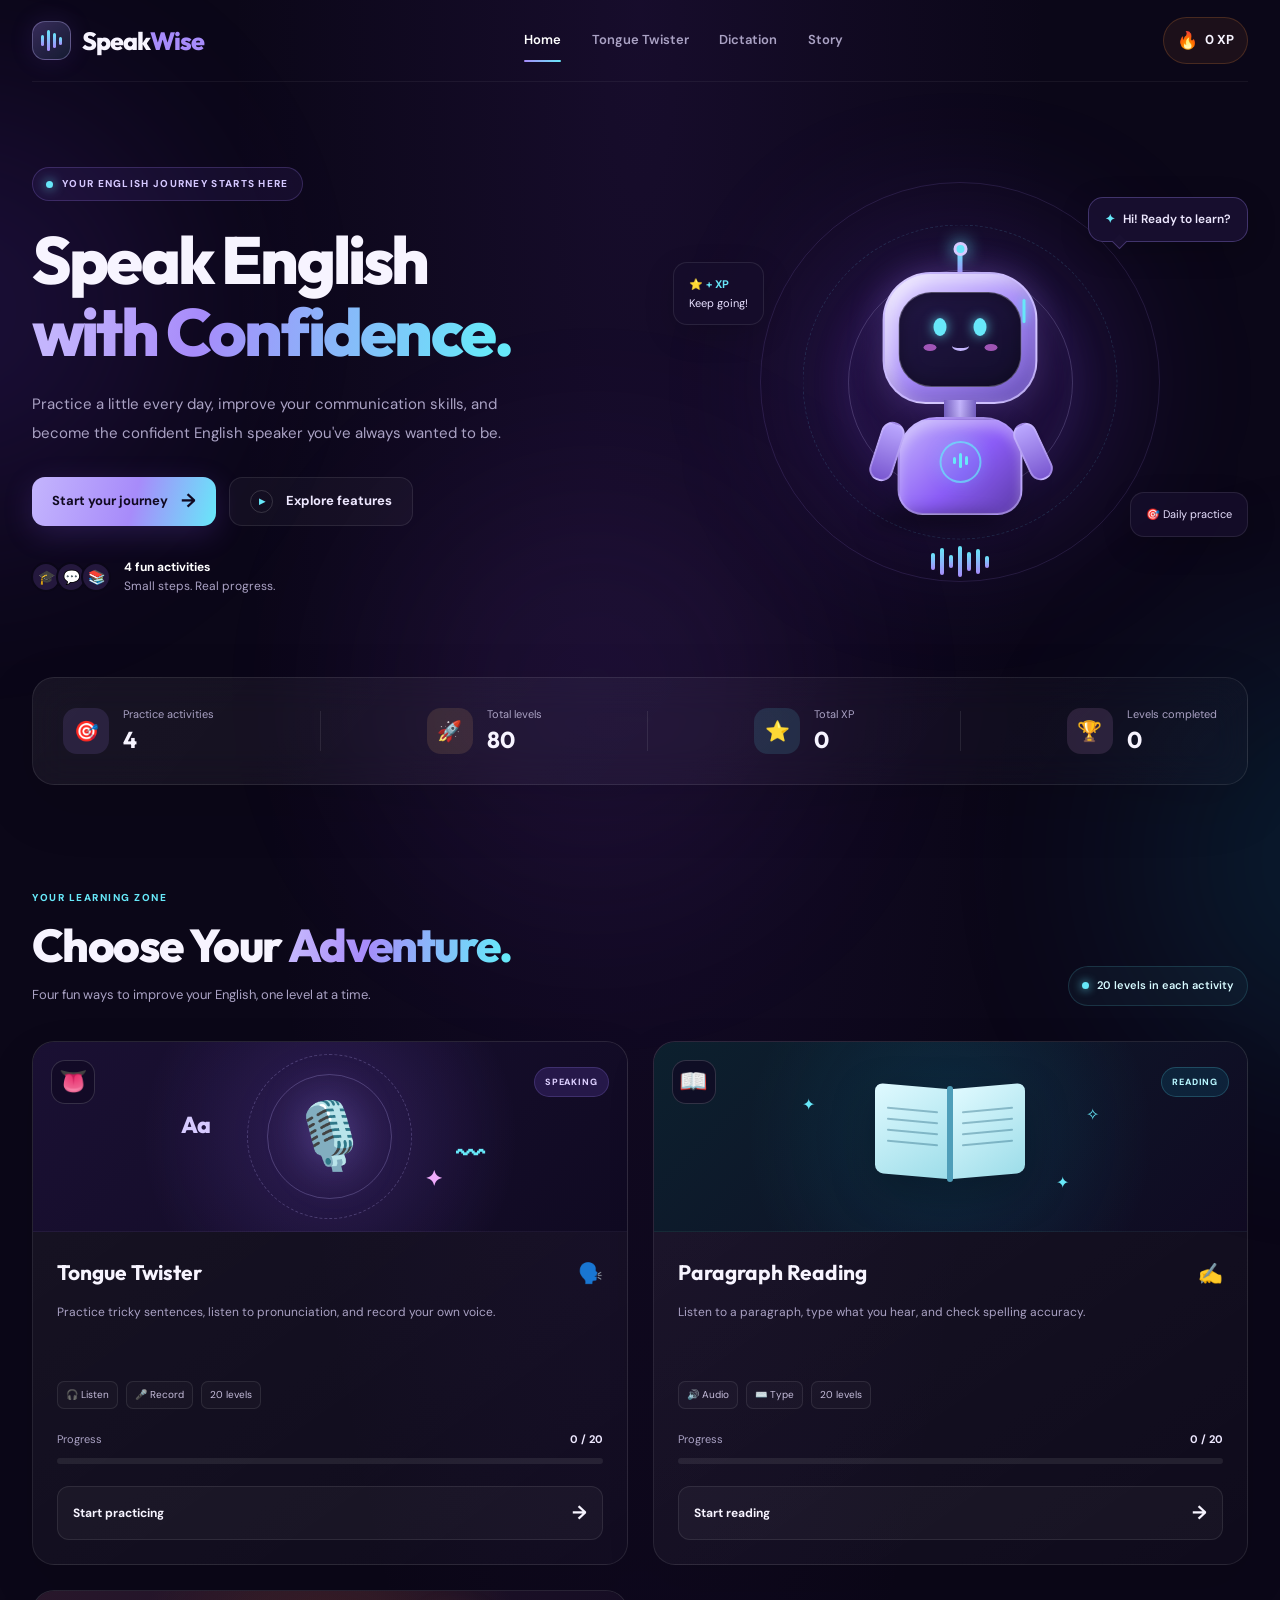
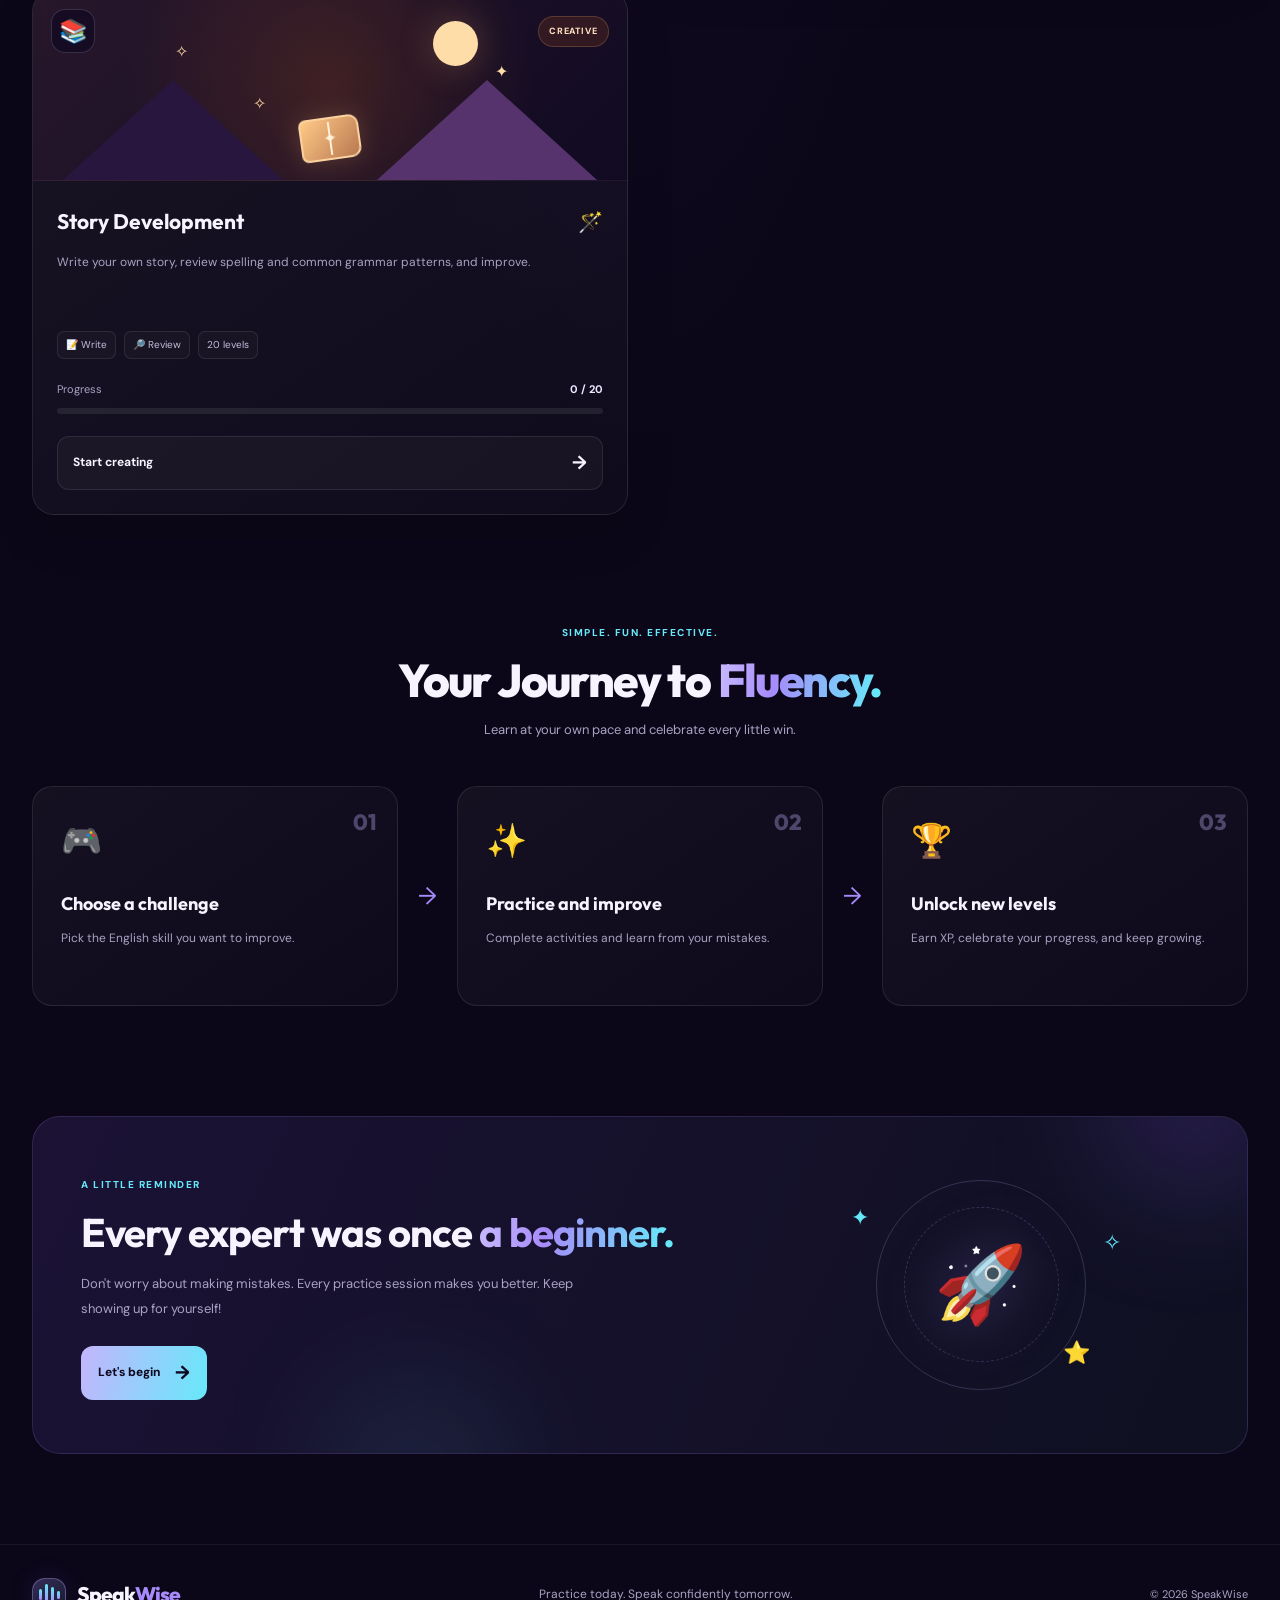
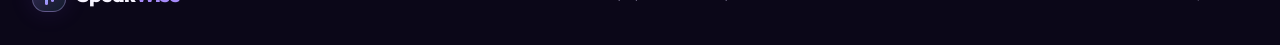
<file: index.html>
<!DOCTYPE html>
<html lang="en">
<head>
    <meta charset="UTF-8">
    <meta name="viewport" content="width=device-width, initial-scale=1.0">
    <meta name="theme-color" content="#0b0718">

    <meta name="description"
          content="Improve your English speaking, reading, conversation and storytelling skills with SpeakWise.">

    <title>SpeakWise | English Practice</title>

    <!-- Google Fonts -->
    <link rel="preconnect" href="https://fonts.googleapis.com">

    <link href="https://fonts.googleapis.com/css2?family=DM+Sans:wght@400;500;600;700&family=Outfit:wght@400;500;600;700;800&display=swap"
          rel="stylesheet">

    <!-- CSS -->
    <link rel="stylesheet" href="index.css">

    <!-- JavaScript -->
    <script src="index.js" defer></script>
</head>

<body>

    <!-- Background effects -->
    <div class="background-glow glow-one"></div>
    <div class="background-glow glow-two"></div>
    <div class="background-glow glow-three"></div>


    <!-- ================= NAVIGATION ================= -->

    <header class="navbar">

        <a class="brand" href="index.html" aria-label="SpeakWise home">

            <span class="brand-icon">
                <i></i>
                <i></i>
                <i></i>
                <i></i>
            </span>

            <span class="brand-name">
                Speak<span>Wise</span>
            </span>

        </a>


        <button class="menu-toggle"
                id="menuToggle"
                aria-label="Toggle navigation"
                aria-expanded="false">

            <span></span>
            <span></span>
            <span></span>

        </button>


        <nav class="nav-links" id="navLinks">

            <a class="nav-link active" href="index.html">Home</a>

            <a class="nav-link" href="tongue.html">
                Tongue Twister
            </a>

            <a class="nav-link" href="paragraph.html">
                Dictation
            </a>

            <a class="nav-link" href="story.html">
                Story
            </a>

        </nav>


        <div class="nav-right">

            <div class="streak-pill">

                <span class="streak-icon">🔥</span>

                <span id="navXp">0 XP</span>

            </div>

        </div>

    </header>



    <main>

        <!-- ================= HERO SECTION ================= -->

        <section class="hero section-container">

            <div class="hero-content">

                <div class="eyebrow">

                    <span class="eyebrow-dot"></span>

                    YOUR ENGLISH JOURNEY STARTS HERE

                </div>


                <h1>
                    Speak English
                    <br>
                    <span class="gradient-text">
                        with Confidence.
                    </span>
                </h1>


                <p class="hero-description">

                    Practice a little every day, improve your
                    communication skills, and become the confident
                    English speaker you've always wanted to be.

                </p>


                <div class="hero-actions">

                    <a href="#exercises" class="primary-button">

                        Start your journey

                        <span class="button-arrow">→</span>

                    </a>


                    <a href="#how-it-works" class="secondary-button">

                        <span class="play-icon">▶</span>

                        Explore features

                    </a>

                </div>


                <div class="hero-social-proof">

                    <div class="mini-avatars">

                        <span>🎓</span>
                        <span>💬</span>
                        <span>📚</span>

                    </div>


                    <p>

                        <strong>4 fun activities</strong>

                        <br>

                        Small steps. Real progress.

                    </p>

                </div>

            </div>



            <!-- Animated robot mascot -->

            <div class="hero-visual"
                 aria-label="SpeakWise robot mascot">

                <div class="orbit orbit-outer"></div>

                <div class="orbit orbit-inner"></div>


                <div class="speech-bubble">

                    <span class="bubble-sparkle">✦</span>

                    Hi! Ready to learn?

                    <span class="bubble-tail"></span>

                </div>


                <div class="mascot-glow"></div>


                <div class="mascot-container">

                    <div class="mascot-aura"></div>


                    <div class="mascot">

                        <div class="mascot-antenna">

                            <span></span>

                        </div>


                        <div class="mascot-head">

                            <div class="mascot-side-light"></div>


                            <div class="mascot-face">

                                <div class="mascot-eyes">

                                    <span class="mascot-eye"></span>

                                    <span class="mascot-eye"></span>

                                </div>


                                <div class="mascot-cheeks">

                                    <span></span>
                                    <span></span>

                                </div>


                                <div class="mascot-mouth"></div>

                            </div>

                        </div>


                        <div class="mascot-neck"></div>


                        <div class="mascot-body">

                            <div class="mascot-chest-light"></div>


                            <div class="mascot-chest-logo">

                                <span></span>
                                <span></span>
                                <span></span>

                            </div>

                        </div>


                        <div class="mascot-arm arm-left"></div>

                        <div class="mascot-arm arm-right"></div>

                        <div class="mascot-shadow"></div>

                    </div>

                </div>



                <div class="floating-chip chip-top">

                    ⭐ <strong>+ XP</strong>

                    <br>

                    Keep going!

                </div>


                <div class="floating-chip chip-bottom">

                    🎯 Daily practice

                </div>


                <div class="sound-wave">

                    <span></span>
                    <span></span>
                    <span></span>
                    <span></span>
                    <span></span>
                    <span></span>
                    <span></span>

                </div>

            </div>

        </section>




        <!-- ================= STATISTICS ================= -->

        <section class="stats-section section-container">

            <div class="stats-card">


                <div class="stat-item">

                    <div class="stat-icon stat-purple">🎯</div>

                    <div>

                        <div class="stat-label">
                            Practice activities
                        </div>

                        <h3>4</h3>

                    </div>

                </div>


                <div class="stat-divider"></div>



                <div class="stat-item">

                    <div class="stat-icon stat-orange">🚀</div>

                    <div>

                        <div class="stat-label">
                            Total levels
                        </div>

                        <h3>80</h3>

                    </div>

                </div>


                <div class="stat-divider"></div>



                <div class="stat-item">

                    <div class="stat-icon stat-cyan">⭐</div>

                    <div>

                        <div class="stat-label">
                            Total XP
                        </div>

                        <h3 id="totalXp">0</h3>

                    </div>

                </div>


                <div class="stat-divider"></div>



                <div class="stat-item">

                    <div class="stat-icon stat-pink">🏆</div>

                    <div>

                        <div class="stat-label">
                            Levels completed
                        </div>

                        <h3 id="completedLevels">0</h3>

                    </div>

                </div>


            </div>

        </section>




        <!-- ================= EXERCISES ================= -->

        <section class="exercises-section section-container"
                 id="exercises">


            <div class="section-heading">

                <div>

                    <div class="section-eyebrow">
                        YOUR LEARNING ZONE
                    </div>

                    <h2>

                        Choose Your

                        <span class="gradient-text">
                            Adventure.
                        </span>

                    </h2>

                    <p>
                        Four fun ways to improve your English,
                        one level at a time.
                    </p>

                </div>


                <div class="level-indicator">

                    <span class="level-indicator-dot"></span>

                    20 levels in each activity

                </div>

            </div>




            <div class="exercise-grid">


                <!-- Tongue Twister -->

                <article class="exercise-card">

                    <div class="card-top">

                        <div class="exercise-icon">👅</div>

                        <span class="difficulty-tag tag-purple">
                            SPEAKING
                        </span>

                    </div>


                    <div class="card-art tongue-art">

                        <span class="art-orb orb-one"></span>

                        <span class="art-orb orb-two"></span>

                        <div class="art-mic">🎙️</div>

                        <span class="art-sound sound-one">Aa</span>

                        <span class="art-sound sound-two">〰</span>

                        <span class="art-sound sound-three">✦</span>

                    </div>



                    <div class="card-content">

                        <div class="card-title-row">

                            <h3>Tongue Twister</h3>

                            <span class="card-emoji">🗣️</span>

                        </div>


                        <p>
                            Practice tricky sentences, listen to
                            pronunciation, and record your own voice.
                        </p>


                        <div class="card-meta">

                            <span>🎧 Listen</span>

                            <span>🎤 Record</span>

                            <span>20 levels</span>

                        </div>


                        <div class="card-progress">

                            <div class="progress-label">

                                <span>Progress</span>

                                <strong id="tongueCount">
                                    0 / 20
                                </strong>

                            </div>


                            <div class="progress-track">

                                <div class="progress-fill tongue-fill"
                                     id="tongueBar">
                                </div>

                            </div>

                        </div>


                        <a class="exercise-button tongue-button"
                           href="tongue.html">

                            Start practicing

                            <span>→</span>

                        </a>

                    </div>

                </article>




                <!-- Paragraph Reading -->

                <article class="exercise-card">

                    <div class="card-top">

                        <div class="exercise-icon">📖</div>

                        <span class="difficulty-tag tag-cyan">
                            READING
                        </span>

                    </div>


                    <div class="card-art reading-art">

                        <div class="reading-book">

                            <div class="book-page page-left">

                                <span></span>
                                <span></span>
                                <span></span>
                                <span></span>

                            </div>


                            <div class="book-page page-right">

                                <span></span>
                                <span></span>
                                <span></span>
                                <span></span>

                            </div>


                            <div class="book-spine"></div>

                        </div>


                        <span class="reading-star star-one">✦</span>

                        <span class="reading-star star-two">✧</span>

                        <span class="reading-star star-three">✦</span>

                    </div>



                    <div class="card-content">

                        <div class="card-title-row">

                            <h3>Paragraph Reading</h3>

                            <span class="card-emoji">✍️</span>

                        </div>


                        <p>
                            Listen to a paragraph, type what you hear,
                            and check spelling accuracy.
                        </p>


                        <div class="card-meta">

                            <span>🔊 Audio</span>

                            <span>⌨️ Type</span>

                            <span>20 levels</span>

                        </div>


                        <div class="card-progress">

                            <div class="progress-label">

                                <span>Progress</span>

                                <strong id="readingCount">
                                    0 / 20
                                </strong>

                            </div>


                            <div class="progress-track">

                                <div class="progress-fill reading-fill"
                                     id="readingBar">
                                </div>

                            </div>

                        </div>


                        <a class="exercise-button reading-button"
                           href="paragraph.html">

                            Start reading

                            <span>→</span>

                        </a>

                    </div>

                </article>

                <!-- Story Development -->

                <article class="exercise-card">

                    <div class="card-top">

                        <div class="exercise-icon">📚</div>

                        <span class="difficulty-tag tag-orange">
                            CREATIVE
                        </span>

                    </div>


                    <div class="card-art story-art">

                        <div class="story-moon"></div>

                        <div class="story-mountain mountain-back"></div>

                        <div class="story-mountain mountain-front"></div>

                        <div class="story-book">

                            <div class="story-book-page"></div>

                            <span>✦</span>

                        </div>


                        <span class="story-star story-star-one">✧</span>

                        <span class="story-star story-star-two">✦</span>

                        <span class="story-star story-star-three">✧</span>

                    </div>



                    <div class="card-content">

                        <div class="card-title-row">

                            <h3>Story Development</h3>

                            <span class="card-emoji">🪄</span>

                        </div>


                        <p>
                            Write your own story, review spelling and
                            common grammar patterns, and improve.
                        </p>


                        <div class="card-meta">

                            <span>📝 Write</span>

                            <span>🔎 Review</span>

                            <span>20 levels</span>

                        </div>


                        <div class="card-progress">

                            <div class="progress-label">

                                <span>Progress</span>

                                <strong id="storyCount">
                                    0 / 20
                                </strong>

                            </div>


                            <div class="progress-track">

                                <div class="progress-fill story-fill"
                                     id="storyBar">
                                </div>

                            </div>

                        </div>


                        <a class="exercise-button story-button"
                           href="story.html">

                            Start creating

                            <span>→</span>

                        </a>

                    </div>

                </article>


            </div>

        </section>




        <!-- ================= HOW IT WORKS ================= -->

        <section class="how-section section-container"
                 id="how-it-works">


            <div class="section-heading centered-heading">

                <div class="section-eyebrow">
                    SIMPLE. FUN. EFFECTIVE.
                </div>


                <h2>

                    Your Journey to

                    <span class="gradient-text">
                        Fluency.
                    </span>

                </h2>


                <p>
                    Learn at your own pace and celebrate every little win.
                </p>

            </div>



            <div class="steps-grid">


                <div class="step-card">

                    <span class="step-number">01</span>

                    <div class="step-icon">🎮</div>

                    <h3>Choose a challenge</h3>

                    <p>
                        Pick the English skill you want to improve.
                    </p>

                </div>


                <div class="step-connector">→</div>


                <div class="step-card">

                    <span class="step-number">02</span>

                    <div class="step-icon">✨</div>

                    <h3>Practice and improve</h3>

                    <p>
                        Complete activities and learn from your mistakes.
                    </p>

                </div>


                <div class="step-connector">→</div>


                <div class="step-card">

                    <span class="step-number">03</span>

                    <div class="step-icon">🏆</div>

                    <h3>Unlock new levels</h3>

                    <p>
                        Earn XP, celebrate your progress, and keep growing.
                    </p>

                </div>


            </div>

        </section>




        <!-- ================= MOTIVATION SECTION ================= -->

        <section class="motivation-section section-container">

            <div class="motivation-card">


                <div class="motivation-content">

                    <span class="motivation-label">
                        A LITTLE REMINDER
                    </span>


                    <h2>

                        Every expert was once

                        <span class="gradient-text">
                            a beginner.
                        </span>

                    </h2>


                    <p>
                        Don't worry about making mistakes. Every practice
                        session makes you better. Keep showing up for yourself!
                    </p>


                    <a href="#exercises" class="motivation-button">

                        Let's begin

                        <span>→</span>

                    </a>

                </div>



                <div class="motivation-visual">

                    <div class="circle-one motivation-circle"></div>

                    <div class="circle-two motivation-circle"></div>

                    <div class="motivation-trophy">🚀</div>

                    <span class="motivation-sparkle sparkle-one">✦</span>

                    <span class="motivation-sparkle sparkle-two">✧</span>

                    <span class="motivation-sparkle sparkle-three">⭐</span>

                </div>


                <div class="motivation-decoration decoration-one"></div>

                <div class="motivation-decoration decoration-two"></div>

            </div>

        </section>

    </main>




    <!-- ================= FOOTER ================= -->

    <footer class="footer">

        <div class="footer-inner">


            <a class="brand footer-brand" href="index.html">

                <span class="brand-icon">

                    <i></i>
                    <i></i>
                    <i></i>
                    <i></i>

                </span>


                <span class="brand-name">
                    Speak<span>Wise</span>
                </span>

            </a>



            <p>
                Practice today. Speak confidently tomorrow.
            </p>



            <span class="footer-copy">

                © <span id="currentYear"></span> SpeakWise

            </span>


        </div>

    </footer>



    <!-- Toast notification -->

    <div class="toast"
         id="toast"
         role="status"
         aria-live="polite">
    </div>


</body>
</html>
</file>
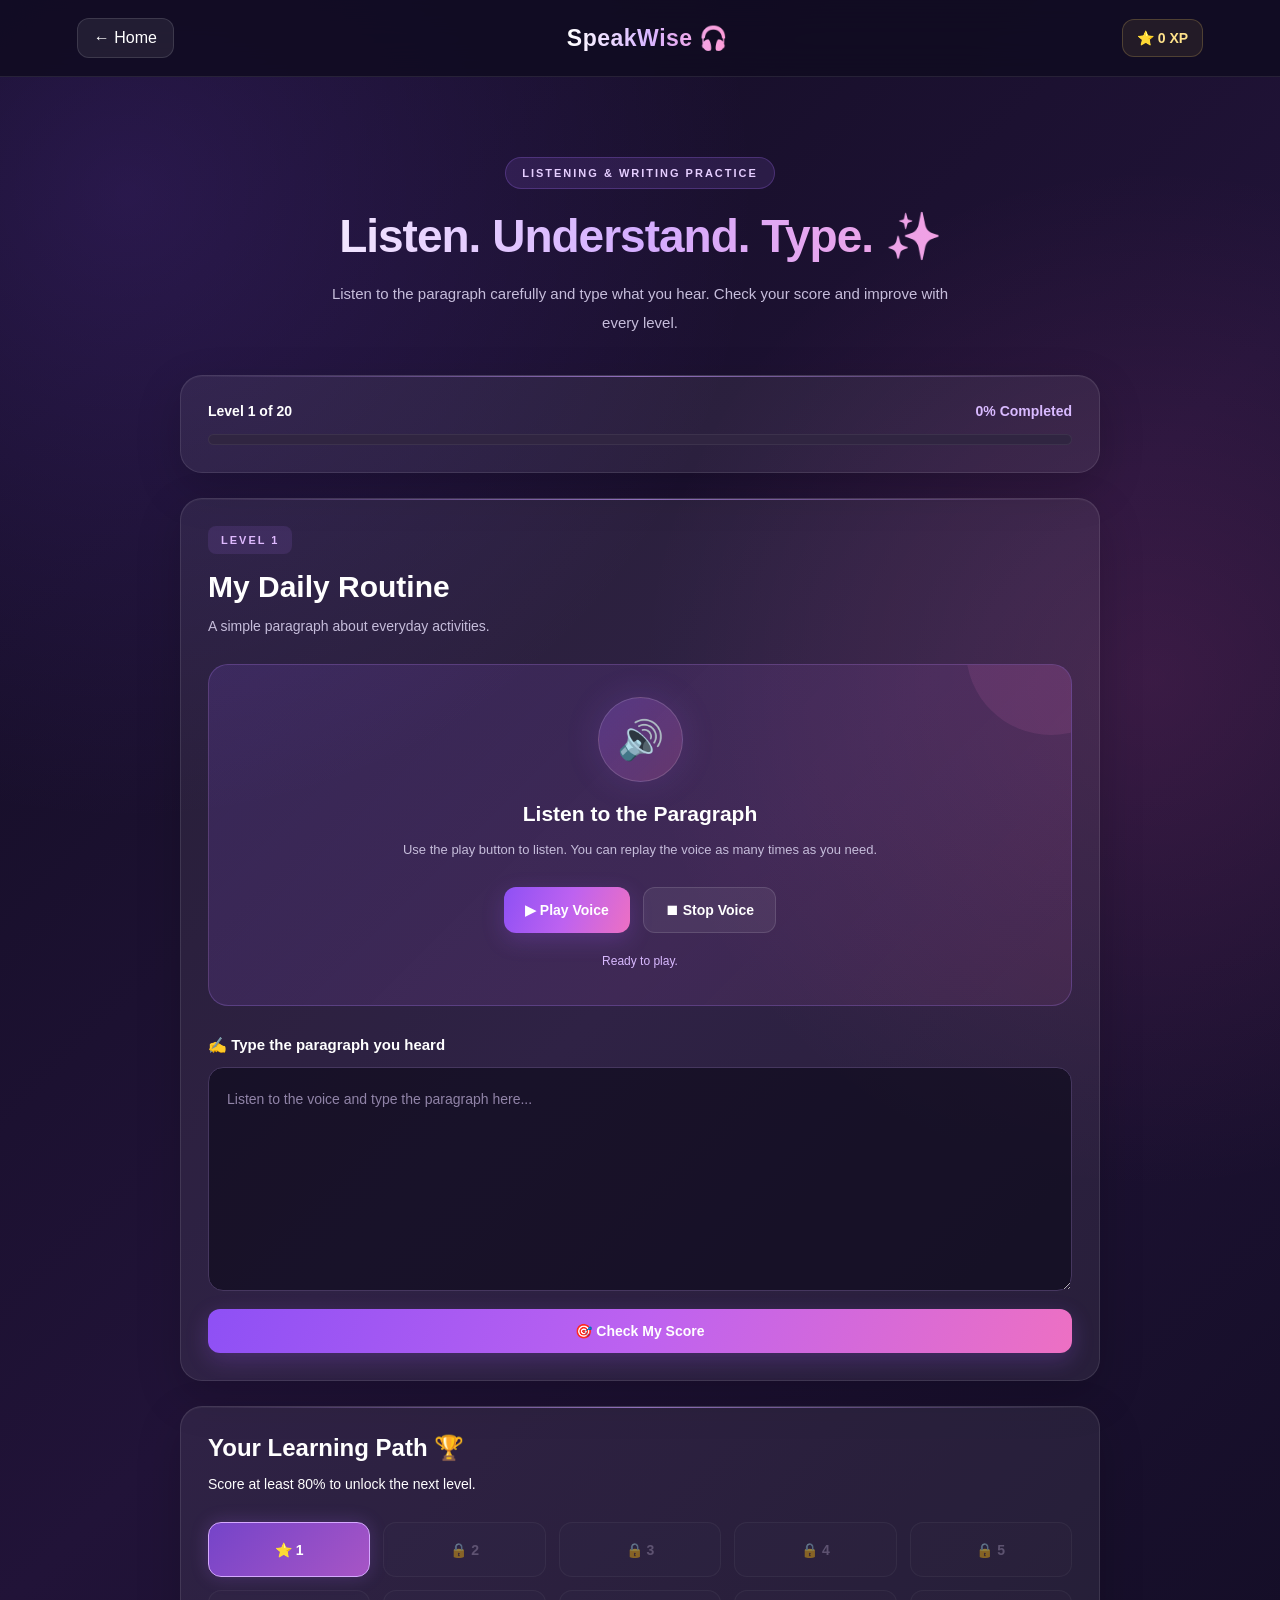
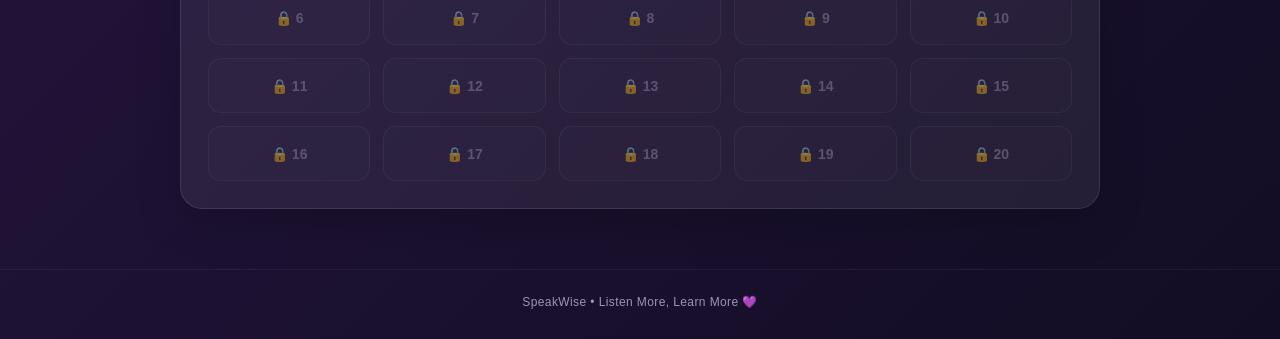
<file: paragraph.html>
<!DOCTYPE html>
<html lang="en">
<head>
    <meta charset="UTF-8">
    <meta name="viewport" content="width=device-width, initial-scale=1.0">

    <title>SpeakWise - Dictation</title>

    <link rel="stylesheet" href="paragraph.css">
    <script src="paragraph.js" defer></script>
</head>

<body>

<header class="topbar">
    <a href="index.html" class="back-btn">← Home</a>
    <h1>SpeakWise 🎧</h1>
    <span class="xp" id="xpDisplay">⭐ 0 XP</span>
</header>

<main class="container">

    <section class="hero">
        <span class="tag">LISTENING & WRITING PRACTICE</span>

        <h2>Listen. Understand. Type. ✨</h2>

        <p>
            Listen to the paragraph carefully and type what you hear.
            Check your score and improve with every level.
        </p>
    </section>

    <section class="progress-card">

        <div class="progress-info">
            <span id="levelLabel">Level 1 of 20</span>
            <span id="progressLabel">0% Completed</span>
        </div>

        <div class="progress-track">
            <div id="progressBar"></div>
        </div>

    </section>

    <section class="practice-card">

        <div class="challenge-header">
            <span id="levelTag">LEVEL 1</span>
            <h2 id="paragraphTitle">My Daily Routine</h2>
            <p id="paragraphDescription">
                Listen carefully and type the paragraph.
            </p>
        </div>

        <div class="audio-card">

            <div class="audio-icon">🔊</div>

            <h3>Listen to the Paragraph</h3>

            <p>
                Use the play button to listen.
                You can replay the voice as many times as you need.
            </p>

            <div class="audio-buttons">
                <button type="button" id="playButton" class="primary-btn">
                    ▶ Play Voice
                </button>

                <button type="button" id="stopButton" class="secondary-btn">
                    ⏹ Stop Voice
                </button>
            </div>

            <p id="voiceStatus" class="voice-status" aria-live="polite">
                Ready to play.
            </p>

        </div>

        <label for="userAnswer" class="answer-label">
            ✍️ Type the paragraph you heard
        </label>

        <textarea
            id="userAnswer"
            rows="7"
            placeholder="Listen to the voice and type the paragraph here..."
            spellcheck="false"
        ></textarea>

        <button type="button" id="checkButton" class="primary-btn check-btn">
            🎯 Check My Score
        </button>

        <section id="resultBox" class="result-box" hidden>

            <h2 id="scoreHeading">Your Result</h2>

            <div class="score-circle">
                <span id="scoreValue">0%</span>
                <small>Accuracy</small>
            </div>

            <p id="resultMessage"></p>

            <div class="stats">
                <div>
                    <strong id="correctCount">0</strong>
                    <span>Correct</span>
                </div>

                <div>
                    <strong id="wrongCount">0</strong>
                    <span>Missing / Wrong</span>
                </div>

                <div>
                    <strong id="extraCount">0</strong>
                    <span>Extra</span>
                </div>
            </div>

            <div class="review-card">
                <h3>Answer Review</h3>

                <p class="legend">
                    <span class="correct-legend">Green = Correct</span>
                    <span class="wrong-legend">Red = Wrong / Missing</span>
                </p>

                <div id="reviewText" class="review-text"></div>
            </div>

            <button type="button" id="nextButton" class="primary-btn" hidden>
                Next Level →
            </button>

            <button type="button" id="retryButton" class="secondary-btn">
                🔄 Try Again
            </button>

        </section>

    </section>

    <section class="levels-section">

        <h2>Your Learning Path 🏆</h2>

        <p>Score at least 80% to unlock the next level.</p>

        <div class="levels-grid" id="levelsGrid"></div>

    </section>

</main>

<footer>
    <p>SpeakWise • Listen More, Learn More 💜</p>
</footer>

</body>
</html>
</file>
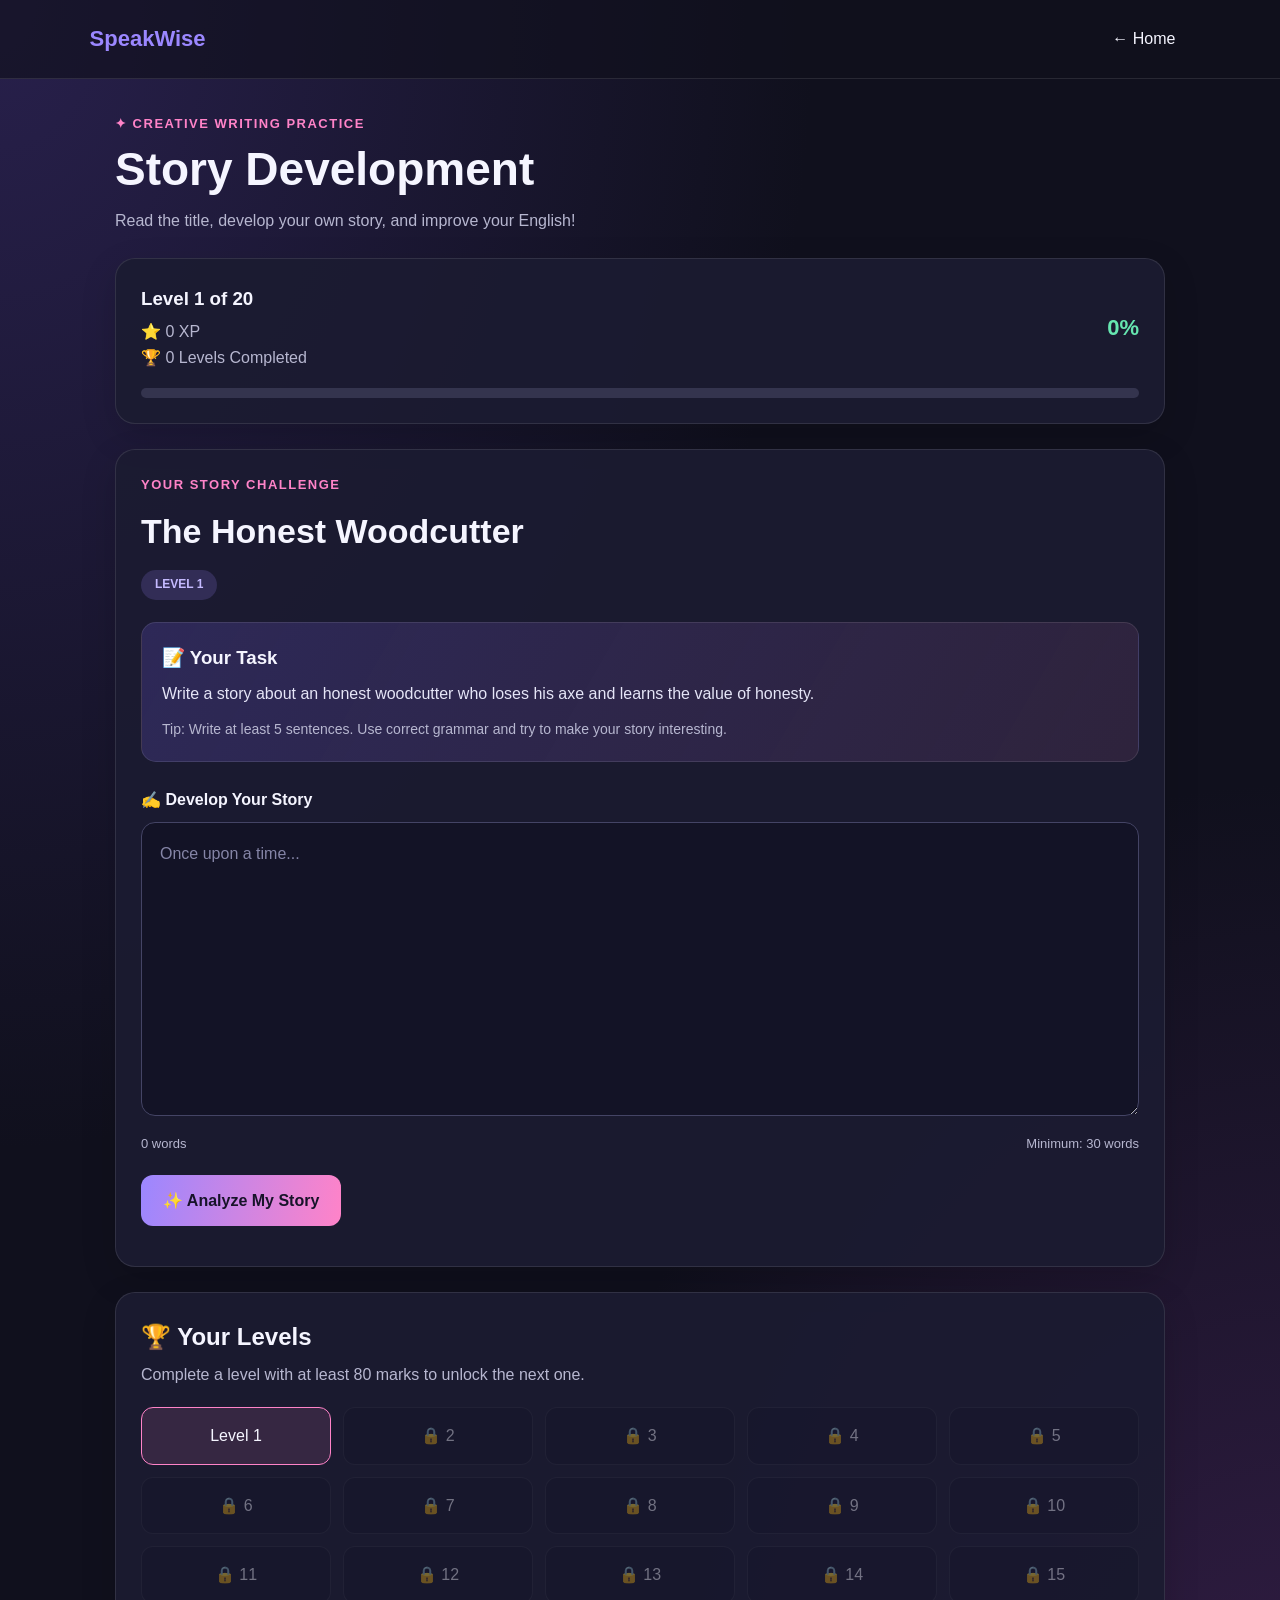
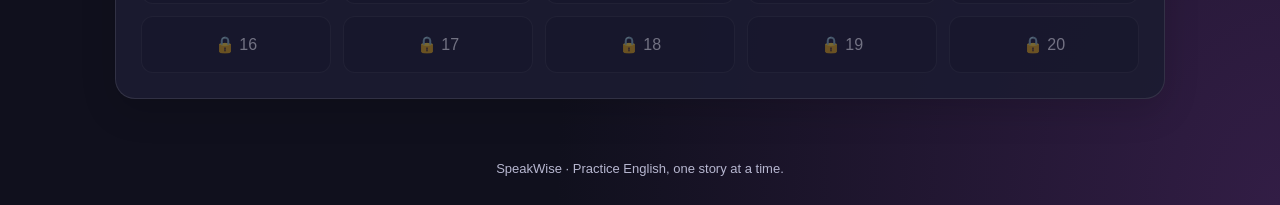
<file: story.html>
<!DOCTYPE html>
<html lang="en">
<head>
    <meta charset="UTF-8">
    <meta name="viewport" content="width=device-width, initial-scale=1.0">

    <title>SpeakWise - Story Development</title>

    <link rel="stylesheet" href="story.css">
    <script src="story.js" defer></script>
</head>

<body>

    <header class="topbar">
        <a href="index.html" class="logo">SpeakWise</a>
        <a href="index.html" class="home-link">← Home</a>
    </header>

    <main class="container">

        <section class="heading">
            <p class="eyebrow">✦ CREATIVE WRITING PRACTICE</p>

            <h1>Story Development</h1>

            <p class="subtitle">
                Read the title, develop your own story, and improve your English!
            </p>
        </section>

        <section class="progress-card">

            <div class="progress-info">
                <div>
                    <h3 id="levelText">Level 1 of 20</h3>
                    <p>⭐ <span id="xpText">0</span> XP</p>
                    <p>🏆 <span id="completedText">0</span> Levels Completed</p>
                </div>

                <div class="percentage" id="percentageText">0%</div>
            </div>

            <div class="progress-track">
                <div id="progressBar" class="progress-fill"></div>
            </div>

        </section>

        <section class="story-card">

            <p class="eyebrow">YOUR STORY CHALLENGE</p>

            <h2 id="storyTitle">The Honest Woodcutter</h2>

            <span class="level-badge" id="levelBadge">LEVEL 1</span>

            <div class="instructions">
                <h3>📝 Your Task</h3>

                <p id="storyTask">
                    Write a short story about an honest woodcutter.
                    Include a beginning, a problem, and an ending.
                </p>

                <p class="hint">
                    Tip: Write at least 5 sentences. Use correct grammar
                    and try to make your story interesting.
                </p>
            </div>

            <label for="storyInput" class="input-label">
                ✍️ Develop Your Story
            </label>

            <textarea
                id="storyInput"
                placeholder="Once upon a time..."
                rows="10"
                spellcheck="true"
            ></textarea>

            <div class="writing-info">
                <span id="wordCount">0 words</span>
                <span>Minimum: 30 words</span>
            </div>

            <button id="analyzeButton" class="primary-button">
                ✨ Analyze My Story
            </button>

            <p id="message" class="message" aria-live="polite"></p>

        </section>

        <section id="resultSection" class="result-card" hidden>

            <p class="eyebrow">YOUR PERFORMANCE</p>

            <h2>📊 Story Analysis Result</h2>

            <div class="score-circle">
                <span id="scoreText">0</span>
                <small>/100</small>
            </div>

            <h3 id="resultTitle">Keep Practicing!</h3>

            <p id="resultMessage"></p>

            <div class="stats-grid">

                <div class="stat-box">
                    <span>📝</span>
                    <h3 id="wordResult">0</h3>
                    <p>Words</p>
                </div>

                <div class="stat-box">
                    <span>❌</span>
                    <h3 id="grammarResult">0</h3>
                    <p>Grammar Flags</p>
                </div>

                <div class="stat-box">
                    <span>🔤</span>
                    <h3 id="spellingResult">0</h3>
                    <p>Spelling Flags</p>
                </div>

                <div class="stat-box">
                    <span>⭐</span>
                    <h3 id="xpResult">0</h3>
                    <p>XP Earned</p>
                </div>

            </div>

            <div class="feedback-section">
                <h3>🔎 Writing Feedback</h3>
                <div id="feedbackList"></div>
            </div>

            <div class="feedback-section">
                <h3>💡 Writing Tips</h3>
                <ul id="tipsList"></ul>
            </div>

            <button id="nextButton" class="primary-button" hidden>
                Next Level →
            </button>

            <button id="retryButton" class="secondary-button">
                Try Again
            </button>

        </section>

        <section class="levels-section">

            <h2>🏆 Your Levels</h2>

            <p>Complete a level with at least 80 marks to unlock the next one.</p>

            <div id="levelsGrid" class="levels-grid"></div>

        </section>

    </main>

    <footer>
        <p>SpeakWise · Practice English, one story at a time.</p>
    </footer>

</body>
</html>
</file>
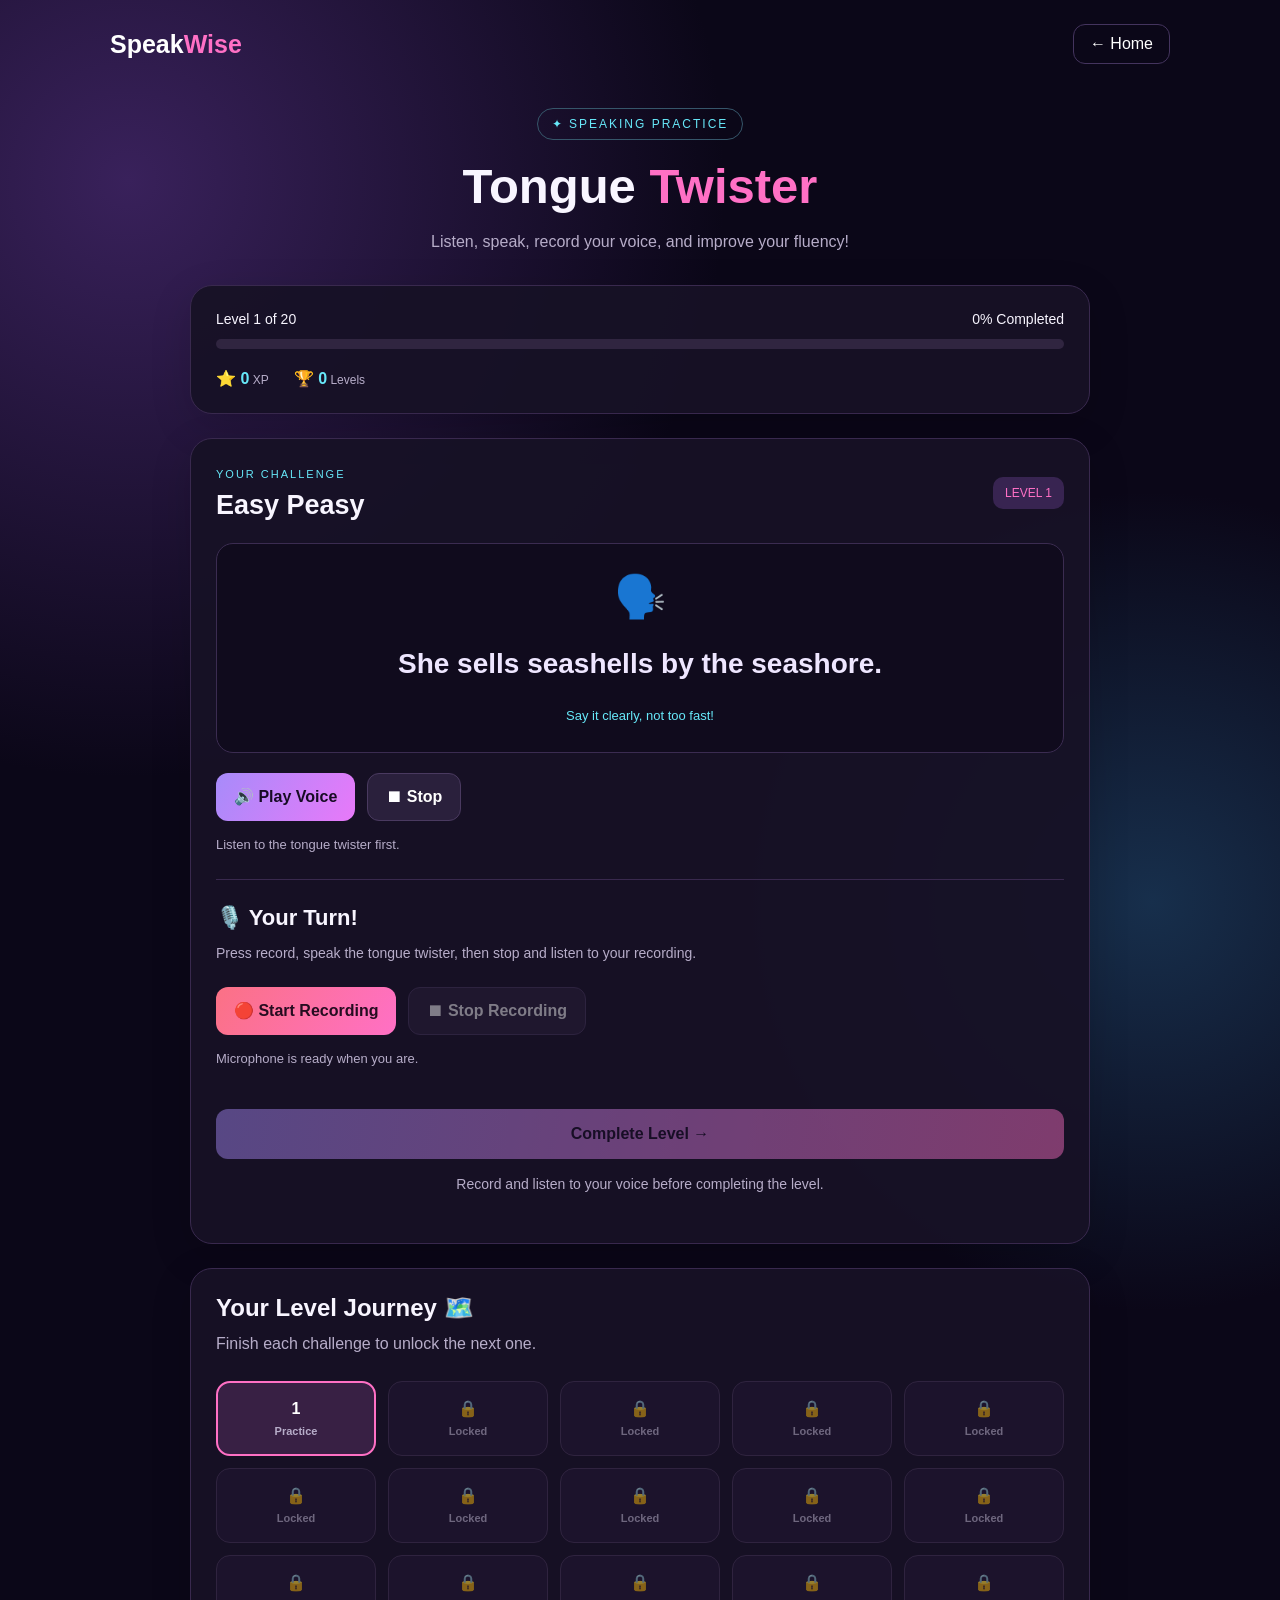
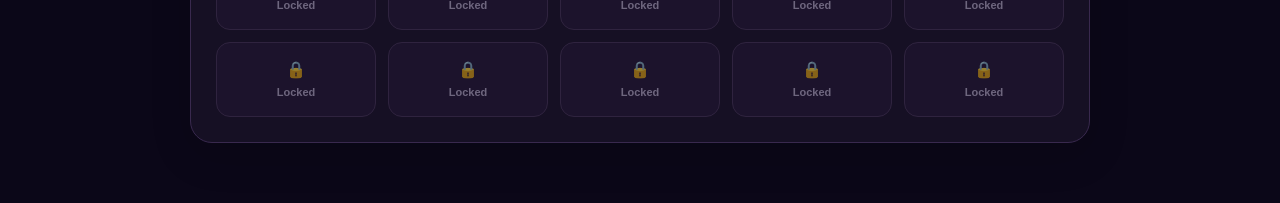
<file: tongue.html>
<!DOCTYPE html>
<html lang="en">
<head>
    <meta charset="UTF-8">
    <meta name="viewport" content="width=device-width, initial-scale=1.0">
    <title>SpeakWise - Tongue Twister</title>
    <link rel="stylesheet" href="tongue.css">
</head>
<body>

<header>
    <a href="index.html" class="logo">Speak<span>Wise</span></a>
    <a href="index.html" class="back-btn">← Home</a>
</header>

<main class="container">

    <section class="welcome">
        <div class="tag">✦ SPEAKING PRACTICE</div>
        <h1>Tongue <span>Twister</span></h1>
        <p>Listen, speak, record your voice, and improve your fluency!</p>
    </section>

    <section class="progress-card">
        <div class="progress-info">
            <span id="levelLabel">Level 1 of 20</span>
            <span id="progressLabel">0% Completed</span>
        </div>

        <div class="progress-track">
            <div id="progressBar"></div>
        </div>

        <div class="stats">
            <div>⭐ <b id="xpValue">0</b><small> XP</small></div>
            <div>🏆 <b id="completedValue">0</b><small> Levels</small></div>
        </div>
    </section>

    <section class="practice-card">

        <div class="level-heading">
            <div>
                <span class="small-label">YOUR CHALLENGE</span>
                <h2 id="challengeTitle">Easy Peasy</h2>
            </div>
            <span class="level-badge" id="levelBadge">LEVEL 1</span>
        </div>

        <div class="twister-box">
            <div class="mascot">🗣️</div>
            <p id="twisterText"></p>
            <span class="hint">Say it clearly, not too fast!</span>
        </div>

        <div class="audio-controls">
            <button id="playButton" class="primary-btn">
                🔊 Play Voice
            </button>

            <button id="stopButton" class="secondary-btn">
                ⏹ Stop
            </button>
        </div>

        <p id="audioStatus" class="status" aria-live="polite">
            Listen to the tongue twister first.
        </p>

        <div class="record-section">
            <h3>🎙️ Your Turn!</h3>
            <p>Press record, speak the tongue twister, then stop and listen to your recording.</p>

            <div class="record-controls">
                <button id="recordButton" class="record-btn">
                    🔴 Start Recording
                </button>

                <button id="stopRecordButton" class="secondary-btn" disabled>
                    ⏹ Stop Recording
                </button>
            </div>

            <div id="recordStatus" class="record-status" aria-live="polite">
                Microphone is ready when you are.
            </div>

            <audio id="recordedAudio" controls hidden></audio>

            <button id="completeButton" class="check-btn" disabled>
                Complete Level →
            </button>

            <p class="small-note">
                Record and listen to your voice before completing the level.
            </p>
        </div>

        <div id="resultBox" class="result-box" hidden>
            <h2 id="resultTitle">Level Completed! 🎉</h2>

            <div class="score-circle">
                <span id="scoreValue">100%</span>
                <small>Practice score</small>
            </div>

            <p id="resultMessage"></p>

            <div class="result-details">
                <div>
                    <b id="practiceStatus">✓</b>
                    <span>Voice recorded</span>
                </div>

                <div>
                    <b id="playStatus">✓</b>
                    <span>Recording played</span>
                </div>

                <div>
                    <b id="earnedXP">20</b>
                    <span>XP earned</span>
                </div>
            </div>

            <button id="nextButton" class="check-btn">
                Next Level →
            </button>

            <p id="unlockMessage" class="unlock-message"></p>
        </div>

    </section>

    <section class="level-section">
        <h2>Your Level Journey 🗺️</h2>
        <p>Finish each challenge to unlock the next one.</p>
        <div id="levelPath" class="level-path"></div>
    </section>

</main>

<div id="toast" class="toast" aria-live="polite"></div>

<script src="tongue.js"></script>
</body>
</html>
</file>
<file: index.css>
/* ==========================================
   SPEAKWISE - HOME PAGE CSS
========================================== */

:root {
    --bg: #0b0718;
    --bg-light: #120b25;

    --purple: #a78bfa;
    --violet: #8b5cf6;
    --cyan: #67e8f9;
    --pink: #f0abfc;
    --orange: #fdba74;

    --text: #f7f4ff;
    --muted: #aaa2c4;

    --border: rgba(255, 255, 255, 0.09);
    --surface: rgba(255, 255, 255, 0.045);

    --heading: "Outfit", sans-serif;
    --body: "DM Sans", sans-serif;

    --radius: 22px;
    --transition: 250ms ease;
}


/* RESET */

* {
    margin: 0;
    padding: 0;
    box-sizing: border-box;
}

html {
    scroll-behavior: smooth;
    scroll-padding-top: 90px;
}

body {
    min-height: 100vh;
    overflow-x: hidden;

    background:
        radial-gradient(
            ellipse at 50% 0%,
            rgba(92, 44, 157, 0.15),
            transparent 45%
        ),
        var(--bg);

    color: var(--text);
    font-family: var(--body);
    line-height: 1.6;
}

a {
    color: inherit;
    text-decoration: none;
}

button {
    font: inherit;
    color: inherit;
}

button,
a {
    -webkit-tap-highlight-color: transparent;
}

button:focus-visible,
a:focus-visible {
    outline: 2px solid var(--cyan);
    outline-offset: 4px;
}

::selection {
    color: white;
    background: #7046d8;
}


/* BACKGROUND GLOW */

.background-glow {
    position: fixed;
    z-index: -2;

    width: 420px;
    height: 420px;

    border-radius: 50%;
    filter: blur(110px);

    opacity: 0.15;
    pointer-events: none;
}

.glow-one {
    top: 100px;
    left: -250px;
    background: #7c3aed;
}

.glow-two {
    top: 650px;
    right: -280px;
    background: #0891b2;
}

.glow-three {
    bottom: 0;
    left: 30%;

    background: #a855f7;
    opacity: 0.08;
}


/* COMMON CONTAINERS */

.section-container {
    width: min(1220px, calc(100% - 64px));
    margin-inline: auto;
}

.gradient-text {
    color: transparent;

    background: linear-gradient(
        100deg,
        #c4b5fd 5%,
        #a78bfa 35%,
        #67e8f9 95%
    );

    background-clip: text;
    -webkit-background-clip: text;
}


/* ==========================================
   NAVIGATION BAR
========================================== */

.navbar {
    position: relative;
    z-index: 50;

    width: min(1220px, calc(100% - 64px));
    min-height: 82px;

    margin: 0 auto;

    display: flex;
    align-items: center;
    justify-content: space-between;

    gap: 24px;

    border-bottom: 1px solid rgba(255, 255, 255, 0.055);
}


/* BRAND */

.brand {
    display: inline-flex;
    align-items: center;
    gap: 11px;
    flex-shrink: 0;
}

.brand-icon {
    width: 39px;
    height: 39px;

    display: flex;
    align-items: center;
    justify-content: center;
    gap: 3px;

    border: 1px solid rgba(196, 181, 253, 0.35);
    border-radius: 13px;

    background: linear-gradient(
        145deg,
        rgba(167, 139, 250, 0.28),
        rgba(103, 232, 249, 0.09)
    );

    box-shadow: 0 0 25px rgba(139, 92, 246, 0.13);
}

.brand-icon i {
    width: 3px;

    border-radius: 8px;

    background: linear-gradient(
        to bottom,
        var(--cyan),
        var(--purple)
    );

    animation: brandWave 1s ease-in-out infinite alternate;
}

.brand-icon i:nth-child(1) {
    height: 11px;
}

.brand-icon i:nth-child(2) {
    height: 21px;
    animation-delay: 0.15s;
}

.brand-icon i:nth-child(3) {
    height: 15px;
    animation-delay: 0.3s;
}

.brand-icon i:nth-child(4) {
    height: 8px;
    animation-delay: 0.45s;
}

.brand-name {
    font-family: var(--heading);
    font-size: 25px;
    font-weight: 800;
    letter-spacing: -1px;
}

.brand-name span {
    color: var(--purple);
}


/* NAV LINKS */

.nav-links {
    display: flex;
    align-items: center;
    gap: clamp(12px, 2.4vw, 32px);
}

.nav-link {
    position: relative;

    padding: 8px 0;

    color: var(--muted);

    font-size: 13px;
    font-weight: 600;

    transition: color var(--transition);
}

.nav-link:hover,
.nav-link.active {
    color: white;
}

.nav-link.active::after {
    content: "";

    position: absolute;
    left: 0;
    right: 0;
    bottom: -3px;

    height: 2px;

    border-radius: 5px;

    background: linear-gradient(
        90deg,
        var(--purple),
        var(--cyan)
    );
}


/* XP PILL */

.nav-right {
    display: flex;
    align-items: center;
}

.streak-pill {
    display: flex;
    align-items: center;
    gap: 7px;

    padding: 9px 13px;

    border: 1px solid rgba(251, 146, 60, 0.2);
    border-radius: 30px;

    background: rgba(251, 146, 60, 0.07);

    font-size: 13px;
    font-weight: 700;
}

.streak-icon {
    font-size: 17px;
}


/* MOBILE MENU BUTTON */

.menu-toggle {
    display: none;

    width: 43px;
    height: 43px;

    align-items: center;
    justify-content: center;
    flex-direction: column;
    gap: 5px;

    background: var(--surface);

    border: 1px solid var(--border);
    border-radius: 13px;

    cursor: pointer;
}

.menu-toggle span {
    display: block;

    width: 19px;
    height: 2px;

    border-radius: 5px;
    background: white;

    transition: var(--transition);
}


/* ==========================================
   HERO SECTION
========================================== */

.hero {
    min-height: 590px;

    padding: 70px 0 60px;

    display: grid;
    grid-template-columns: 1.03fr 0.97fr;

    align-items: center;
    gap: 30px;
}

.hero-content {
    position: relative;
    z-index: 2;

    animation: fadeUp 700ms ease both;
}

.eyebrow {
    display: inline-flex;
    align-items: center;
    gap: 9px;

    padding: 8px 13px;
    margin-bottom: 23px;

    color: #d5c8ff;

    border: 1px solid rgba(167, 139, 250, 0.22);
    border-radius: 30px;

    background: rgba(139, 92, 246, 0.08);

    font-size: 10px;
    font-weight: 800;
    letter-spacing: 1.3px;
}

.eyebrow-dot {
    width: 7px;
    height: 7px;

    border-radius: 50%;

    background: var(--cyan);
    box-shadow: 0 0 12px var(--cyan);
}

.hero h1 {
    font-family: var(--heading);

    font-size: clamp(44px, 5.2vw, 72px);
    font-weight: 800;

    line-height: 1.08;
    letter-spacing: -2.8px;
}

.hero-description {
    max-width: 490px;

    margin-top: 22px;

    color: var(--muted);

    font-size: 15px;
    line-height: 1.9;
}


/* HERO BUTTONS */

.hero-actions {
    display: flex;
    flex-wrap: wrap;
    align-items: center;
    gap: 13px;

    margin-top: 30px;
}

.primary-button,
.secondary-button {
    min-height: 49px;
    padding: 0 20px;

    display: inline-flex;
    align-items: center;
    justify-content: center;
    gap: 13px;

    border-radius: 13px;

    font-size: 13px;
    font-weight: 700;

    transition:
        transform var(--transition),
        box-shadow var(--transition),
        background var(--transition);

    cursor: pointer;
}

.primary-button {
    color: #100920;

    background: linear-gradient(
        105deg,
        #c4b5fd,
        #a78bfa 55%,
        #67e8f9
    );

    box-shadow: 0 8px 30px rgba(139, 92, 246, 0.2);

    border: 0;
}

.primary-button:hover {
    transform: translateY(-3px);

    box-shadow: 0 12px 38px rgba(139, 92, 246, 0.35);
}

.button-arrow {
    font-size: 19px;
}

.secondary-button {
    color: #eee8ff;

    border: 1px solid var(--border);
    background: rgba(255, 255, 255, 0.035);
}

.secondary-button:hover {
    background: rgba(255, 255, 255, 0.075);
    transform: translateY(-3px);
}

.play-icon {
    width: 23px;
    height: 23px;

    display: grid;
    place-items: center;

    border: 1px solid rgba(255, 255, 255, 0.15);
    border-radius: 50%;

    color: var(--cyan);
    font-size: 8px;
}


/* HERO SOCIAL PROOF */

.hero-social-proof {
    display: flex;
    align-items: center;
    gap: 13px;

    margin-top: 32px;
}

.mini-avatars {
    display: flex;
    padding-left: 4px;
}

.mini-avatars span {
    width: 30px;
    height: 30px;

    display: grid;
    place-items: center;

    margin-left: -5px;

    border: 2px solid var(--bg);
    border-radius: 50%;

    background: #24183d;

    font-size: 14px;
}

.hero-social-proof p {
    color: var(--muted);
    font-size: 12px;
}

.hero-social-proof strong {
    color: white;
}


/* ==========================================
   ROBOT MASCOT
========================================== */

.hero-visual {
    position: relative;

    min-height: 440px;

    display: flex;
    align-items: center;
    justify-content: center;
}

.orbit {
    position: absolute;

    left: 50%;
    top: 50%;

    border: 1px solid rgba(167, 139, 250, 0.14);
    border-radius: 50%;

    transform: translate(-50%, -50%);
}

.orbit-outer {
    width: 400px;
    height: 400px;

    animation: orbitRotate 35s linear infinite;
}

.orbit-inner {
    width: 315px;
    height: 315px;

    border-style: dashed;
    border-color: rgba(103, 232, 249, 0.15);

    animation: orbitRotate 45s linear infinite reverse;
}

.mascot-glow {
    position: absolute;

    width: 280px;
    height: 280px;

    border-radius: 50%;

    background: rgba(124, 58, 237, 0.25);

    filter: blur(75px);
}

.mascot-container {
    position: relative;
    z-index: 2;

    width: 250px;
    height: 310px;

    display: flex;
    justify-content: center;
    align-items: center;

    animation: mascotFloat 4s ease-in-out infinite;
}

.mascot-aura {
    position: absolute;

    width: 225px;
    height: 225px;

    border: 1px solid rgba(196, 181, 253, 0.24);
    border-radius: 50%;

    box-shadow:
        0 0 40px rgba(139, 92, 246, 0.12),
        inset 0 0 30px rgba(139, 92, 246, 0.1);
}

.mascot {
    position: relative;

    width: 180px;
    height: 265px;
}


/* ANTENNA */

.mascot-antenna {
    position: absolute;

    left: 50%;
    top: 0;

    width: 5px;
    height: 25px;

    background: linear-gradient(var(--cyan), var(--purple));

    border-radius: 5px;

    transform: translateX(-50%);
}

.mascot-antenna span {
    position: absolute;

    top: -8px;
    left: 50%;

    width: 14px;
    height: 14px;

    border: 3px solid #d9ccff;
    border-radius: 50%;

    background: var(--cyan);
    box-shadow: 0 0 17px var(--cyan);

    transform: translateX(-50%);

    animation: antennaPulse 1.8s ease-in-out infinite;
}


/* ROBOT HEAD */

.mascot-head {
    position: absolute;

    top: 22px;
    left: 50%;

    width: 155px;
    height: 132px;

    transform: translateX(-50%);

    border: 2px solid rgba(214, 201, 255, 0.7);
    border-radius: 48px 48px 43px 43px;

    background: linear-gradient(
        145deg,
        #e5dcff,
        #a78bfa 55%,
        #7760c8
    );

    box-shadow:
        inset -8px -12px 18px rgba(65, 34, 137, 0.25),
        inset 7px 6px 15px rgba(255, 255, 255, 0.55),
        0 0 35px rgba(167, 139, 250, 0.23);
}

.mascot-face {
    position: absolute;

    inset: 18px 14px 15px;

    border: 1px solid rgba(255, 255, 255, 0.25);
    border-radius: 33px;

    background: linear-gradient(145deg, #211744, #130d2b);

    box-shadow: inset 0 0 18px rgba(0, 0, 0, 0.3);
}

.mascot-eyes {
    position: absolute;

    top: 25px;
    left: 0;
    right: 0;

    display: flex;
    justify-content: center;
    gap: 27px;
}

.mascot-eye {
    width: 13px;
    height: 18px;

    border-radius: 50%;

    background: var(--cyan);

    box-shadow: 0 0 12px rgba(103, 232, 249, 0.8);

    animation: blink 5s infinite;
}

.mascot-cheeks {
    position: absolute;

    top: 51px;
    left: 0;
    right: 0;

    display: flex;
    justify-content: center;
    gap: 48px;
}

.mascot-cheeks span {
    width: 13px;
    height: 7px;

    border-radius: 50%;

    background: #e879f9;
    opacity: 0.65;
}

.mascot-mouth {
    position: absolute;

    left: 50%;
    top: 48px;

    width: 17px;
    height: 10px;

    border-bottom: 3px solid #c4b5fd;
    border-radius: 0 0 50% 50%;

    transform: translateX(-50%);
}

.mascot-side-light {
    position: absolute;

    right: 10px;
    top: 25px;

    width: 3px;
    height: 24px;

    border-radius: 5px;

    background: var(--cyan);
    box-shadow: 0 0 9px var(--cyan);
}


/* ROBOT BODY */

.mascot-neck {
    position: absolute;

    top: 150px;
    left: 50%;

    width: 32px;
    height: 21px;

    background: linear-gradient(
        90deg,
        #7660c3,
        #c4b5fd,
        #7660c3
    );

    transform: translateX(-50%);
}

.mascot-body {
    position: absolute;

    left: 50%;
    bottom: 0;

    width: 125px;
    height: 98px;

    border: 2px solid rgba(214, 201, 255, 0.5);
    border-radius: 39px 39px 25px 25px;

    background: linear-gradient(
        135deg,
        #c4b5fd,
        #8b5cf6 55%,
        #5b3aa7
    );

    box-shadow:
        inset 0 8px 12px rgba(255, 255, 255, 0.3),
        0 10px 30px rgba(0, 0, 0, 0.2);

    transform: translateX(-50%);
}

.mascot-chest-light {
    position: absolute;

    left: 50%;
    top: 22px;

    width: 42px;
    height: 42px;

    border: 2px solid rgba(103, 232, 249, 0.7);
    border-radius: 50%;

    background: rgba(103, 232, 249, 0.1);

    box-shadow: 0 0 18px rgba(103, 232, 249, 0.2);

    transform: translateX(-50%);
}

.mascot-chest-logo {
    position: absolute;

    left: 50%;
    top: 34px;

    display: flex;
    align-items: center;
    gap: 3px;

    transform: translateX(-50%);
}

.mascot-chest-logo span {
    width: 3px;

    border-radius: 5px;
    background: var(--cyan);
}

.mascot-chest-logo span:nth-child(1) {
    height: 7px;
}

.mascot-chest-logo span:nth-child(2) {
    height: 15px;
}

.mascot-chest-logo span:nth-child(3) {
    height: 9px;
}


/* ROBOT ARMS */

.mascot-arm {
    position: absolute;

    top: 171px;

    width: 24px;
    height: 61px;

    border: 2px solid rgba(214, 201, 255, 0.4);
    border-radius: 16px;

    background: linear-gradient(#bba8ff, #7957d0);
}

.arm-left {
    left: 5px;
    transform: rotate(18deg);
}

.arm-right {
    right: 5px;
    transform: rotate(-25deg);
}

.mascot-shadow {
    position: absolute;

    bottom: -12px;

    width: 130px;
    height: 15px;

    border-radius: 50%;

    background: rgba(0, 0, 0, 0.3);

    filter: blur(8px);
}


/* ROBOT SPEECH BUBBLE */

.speech-bubble {
    position: absolute;

    top: 35px;
    right: 0;

    z-index: 5;

    padding: 12px 16px;

    border: 1px solid rgba(167, 139, 250, 0.3);
    border-radius: 15px;

    background: rgba(25, 16, 49, 0.9);

    color: #eee8ff;
    font-size: 12px;
    font-weight: 600;

    box-shadow: 0 8px 30px rgba(0, 0, 0, 0.2);

    animation: bubbleFloat 3s ease-in-out infinite;
}

.bubble-sparkle {
    color: var(--cyan);
    margin-right: 5px;
}

.bubble-tail {
    position: absolute;

    bottom: -6px;
    left: 25px;

    width: 11px;
    height: 11px;

    background: #191031;

    border-right: 1px solid rgba(167, 139, 250, 0.3);
    border-bottom: 1px solid rgba(167, 139, 250, 0.3);

    transform: rotate(45deg);
}


/* FLOATING CHIPS */

.floating-chip {
    position: absolute;
    z-index: 5;

    padding: 12px 15px;

    border: 1px solid var(--border);
    border-radius: 14px;

    background: rgba(22, 14, 43, 0.85);

    color: #e8e0ff;

    font-size: 11px;
    line-height: 1.7;

    box-shadow: 0 10px 30px rgba(0, 0, 0, 0.15);

    animation: chipFloat 3.5s ease-in-out infinite;
}

.floating-chip strong {
    color: var(--cyan);
}

.chip-top {
    top: 100px;
    left: 0;
}

.chip-bottom {
    right: 0;
    bottom: 65px;

    animation-delay: 0.7s;
}


/* SOUND WAVE */

.sound-wave {
    position: absolute;

    bottom: 25px;
    left: 50%;

    display: flex;
    align-items: center;
    gap: 5px;

    transform: translateX(-50%);
}

.sound-wave span {
    width: 4px;
    height: 17px;

    border-radius: 5px;

    background: linear-gradient(
        to bottom,
        var(--cyan),
        var(--purple)
    );

    animation: soundWave 0.8s ease-in-out infinite alternate;
}

.sound-wave span:nth-child(2) {
    height: 27px;
    animation-delay: 0.1s;
}

.sound-wave span:nth-child(3) {
    height: 13px;
    animation-delay: 0.2s;
}

.sound-wave span:nth-child(4) {
    height: 31px;
    animation-delay: 0.3s;
}

.sound-wave span:nth-child(5) {
    height: 19px;
    animation-delay: 0.4s;
}

.sound-wave span:nth-child(6) {
    height: 25px;
    animation-delay: 0.5s;
}

.sound-wave span:nth-child(7) {
    height: 12px;
    animation-delay: 0.6s;
}


/* ==========================================
   STATISTICS
========================================== */

.stats-section {
    margin-top: 5px;
    margin-bottom: 105px;
}

.stats-card {
    display: grid;
    grid-template-columns: repeat(7, auto);

    align-items: center;
    justify-content: space-between;

    gap: 15px;

    padding: 28px 30px;

    border: 1px solid var(--border);
    border-radius: 22px;

    background: linear-gradient(
        130deg,
        rgba(255, 255, 255, 0.055),
        rgba(255, 255, 255, 0.018)
    );

    backdrop-filter: blur(18px);

    box-shadow: 0 20px 60px rgba(0, 0, 0, 0.12);
}

.stat-item {
    display: flex;
    align-items: center;
    gap: 14px;
}

.stat-icon {
    width: 46px;
    height: 46px;

    display: grid;
    place-items: center;

    flex-shrink: 0;

    border-radius: 14px;

    font-size: 20px;
}

.stat-purple {
    background: rgba(167, 139, 250, 0.13);
}

.stat-orange {
    background: rgba(253, 186, 116, 0.12);
}

.stat-cyan {
    background: rgba(103, 232, 249, 0.12);
}

.stat-pink {
    background: rgba(240, 171, 252, 0.12);
}

.stat-label {
    color: var(--muted);
    font-size: 11px;
}

.stat-item h3 {
    font-family: var(--heading);
    font-size: 23px;
    line-height: 1.4;
}

.stat-divider {
    width: 1px;
    height: 40px;

    background: var(--border);
}


/* ==========================================
   SECTION HEADINGS
========================================== */

.section-heading {
    display: flex;
    align-items: flex-end;
    justify-content: space-between;
    gap: 25px;

    margin-bottom: 35px;
}

.section-eyebrow {
    margin-bottom: 12px;

    color: var(--cyan);

    font-size: 10px;
    font-weight: 800;
    letter-spacing: 1.5px;
}

.section-heading h2 {
    font-family: var(--heading);

    font-size: clamp(32px, 4vw, 46px);
    font-weight: 800;

    line-height: 1.2;
    letter-spacing: -1.6px;
}

.section-heading p {
    margin-top: 12px;

    color: var(--muted);
    font-size: 13px;
}

.level-indicator {
    display: flex;
    align-items: center;
    gap: 8px;

    padding: 10px 13px;

    flex-shrink: 0;

    border: 1px solid rgba(103, 232, 249, 0.15);
    border-radius: 30px;

    background: rgba(103, 232, 249, 0.045);

    color: #d7faff;
    font-size: 11px;
    font-weight: 600;
}

.level-indicator-dot {
    width: 7px;
    height: 7px;

    border-radius: 50%;

    background: var(--cyan);
    box-shadow: 0 0 10px var(--cyan);
}


/* ==========================================
   EXERCISE CARDS
========================================== */

.exercises-section {
    margin-bottom: 110px;
}

.exercise-grid {
    display: grid;
    grid-template-columns: repeat(2, minmax(0, 1fr));

    gap: 25px;
}

.exercise-card {
    position: relative;

    overflow: hidden;

    border: 1px solid var(--border);
    border-radius: var(--radius);

    background: linear-gradient(
        145deg,
        rgba(255, 255, 255, 0.055),
        rgba(255, 255, 255, 0.018)
    );

    box-shadow: 0 20px 50px rgba(0, 0, 0, 0.1);

    transition:
        transform var(--transition),
        border-color var(--transition),
        box-shadow var(--transition);
}

.exercise-card:hover {
    transform: translateY(-6px);

    border-color: rgba(167, 139, 250, 0.3);

    box-shadow: 0 25px 65px rgba(0, 0, 0, 0.22);
}

.card-top {
    position: absolute;

    top: 18px;
    left: 18px;
    right: 18px;

    z-index: 5;

    display: flex;
    align-items: center;
    justify-content: space-between;
}

.exercise-icon {
    width: 44px;
    height: 44px;

    display: grid;
    place-items: center;

    border: 1px solid rgba(255, 255, 255, 0.15);
    border-radius: 14px;

    background: rgba(17, 10, 35, 0.75);

    backdrop-filter: blur(10px);

    font-size: 23px;
}

.difficulty-tag {
    padding: 7px 10px;

    border-radius: 20px;

    font-size: 9px;
    font-weight: 800;
    letter-spacing: 0.8px;
}

.tag-purple {
    color: #ddd0ff;
    background: rgba(139, 92, 246, 0.17);
    border: 1px solid rgba(167, 139, 250, 0.2);
}

.tag-cyan {
    color: #b8f7ff;
    background: rgba(8, 145, 178, 0.15);
    border: 1px solid rgba(103, 232, 249, 0.2);
}

.tag-pink {
    color: #fbd0ff;
    background: rgba(217, 70, 239, 0.12);
    border: 1px solid rgba(240, 171, 252, 0.2);
}

.tag-orange {
    color: #ffe0bf;
    background: rgba(249, 115, 22, 0.12);
    border: 1px solid rgba(253, 186, 116, 0.2);
}


/* CARD ART */

.card-art {
    position: relative;

    height: 190px;

    overflow: hidden;

    display: flex;
    align-items: center;
    justify-content: center;

    border-bottom: 1px solid rgba(255, 255, 255, 0.045);
}

.tongue-art {
    background:
        radial-gradient(
            circle at 50% 50%,
            rgba(139, 92, 246, 0.22),
            transparent 60%
        ),
        linear-gradient(135deg, #1a1033, #100a22);
}

.reading-art {
    background:
        radial-gradient(
            circle at 50% 50%,
            rgba(8, 145, 178, 0.18),
            transparent 65%
        ),
        linear-gradient(135deg, #0c202e, #100a22);
}

.conversation-art {
    background:
        radial-gradient(
            circle at 50% 50%,
            rgba(217, 70, 239, 0.14),
            transparent 65%
        ),
        linear-gradient(135deg, #25102c, #100a22);
}

.story-art {
    background:
        radial-gradient(
            circle at 50% 50%,
            rgba(249, 115, 22, 0.16),
            transparent 65%
        ),
        linear-gradient(135deg, #28172b, #100a22);
}


/* TONGUE ART */

.art-orb {
    position: absolute;

    border-radius: 50%;

    border: 1px solid rgba(196, 181, 253, 0.25);

    animation: artFloat 4s ease-in-out infinite;
}

.orb-one {
    width: 125px;
    height: 125px;
}

.orb-two {
    width: 165px;
    height: 165px;

    border-style: dashed;
    animation-delay: 0.7s;
}

.art-mic {
    position: relative;
    z-index: 2;

    font-size: 65px;

    filter: drop-shadow(0 0 22px rgba(167, 139, 250, 0.35));

    animation: artFloat 3s ease-in-out infinite;
}

.art-sound {
    position: absolute;

    color: #d7caff;
    font-family: var(--heading);
    font-weight: 800;

    animation: soundFloat 3s ease-in-out infinite;
}

.sound-one {
    top: 65px;
    left: 25%;
    font-size: 23px;
}

.sound-two {
    right: 24%;
    top: 90px;
    font-size: 28px;
    color: var(--cyan);
    animation-delay: 0.6s;
}

.sound-three {
    bottom: 35px;
    right: 31%;
    font-size: 21px;
    color: var(--pink);
    animation-delay: 1s;
}


/* READING BOOK */

.reading-book {
    position: relative;

    width: 150px;
    height: 100px;

    display: flex;

    filter: drop-shadow(0 15px 20px rgba(0, 0, 0, 0.25));

    animation: bookFloat 4s ease-in-out infinite;
}

.book-page {
    width: 75px;
    height: 90px;

    padding: 23px 12px 10px;

    display: flex;
    flex-direction: column;
    gap: 9px;

    background: linear-gradient(145deg, #e0faff, #9ddde9);
}

.page-left {
    border-radius: 8px 0 0 8px;
    transform: skewY(5deg);
}

.page-right {
    border-radius: 0 8px 8px 0;
    transform: skewY(-5deg);
}

.book-page span {
    height: 2px;

    border-radius: 5px;

    background: rgba(19, 83, 113, 0.35);
}

.book-spine {
    position: absolute;

    left: 50%;
    top: 0;

    width: 6px;
    height: 96px;

    border-radius: 5px;

    background: #4f9eb9;

    transform: translateX(-50%);
}

.reading-star {
    position: absolute;

    color: var(--cyan);

    animation: starTwinkle 2s ease-in-out infinite;
}

.star-one {
    left: 25%;
    top: 50px;
}

.star-two {
    right: 25%;
    top: 60px;
    animation-delay: 0.6s;
}

.star-three {
    right: 30%;
    bottom: 35px;
    animation-delay: 1s;
}


/* CONVERSATION ART */

.chat-bubble {
    position: absolute;
    z-index: 3;

    padding: 10px 15px;

    border-radius: 12px;

    background: rgba(255, 255, 255, 0.09);
    border: 1px solid rgba(255, 255, 255, 0.15);

    font-size: 11px;
    font-weight: 700;

    animation: bubbleFloat 3s ease-in-out infinite;
}

.chat-bubble-one {
    left: 20%;
    top: 50px;

    color: #f5d0fe;
}

.chat-bubble-two {
    right: 14%;
    top: 85px;

    color: #b8f7ff;

    animation-delay: 0.8s;
}

.chat-person {
    position: absolute;

    bottom: 0;

    width: 65px;
    height: 100px;
}

.person-one {
    left: 31%;
}

.person-two {
    right: 29%;
}

.person-face {
    position: absolute;

    left: 50%;
    top: 12px;

    width: 34px;
    height: 40px;

    border-radius: 45% 45% 48% 48%;

    background: #e8b995;

    transform: translateX(-50%);
}

.person-hair {
    position: absolute;
    z-index: 2;

    left: 50%;
    top: 5px;

    width: 38px;
    height: 25px;

    border-radius: 50% 50% 25% 25%;

    background: #30203d;

    transform: translateX(-50%);
}

.person-body {
    position: absolute;

    left: 50%;
    bottom: -10px;

    width: 65px;
    height: 54px;

    border-radius: 23px 23px 0 0;

    background: linear-gradient(135deg, #a78bfa, #6d45bf);

    transform: translateX(-50%);
}

.person-two .person-body {
    background: linear-gradient(135deg, #67e8f9, #1687a7);
}

.person-two .person-hair {
    background: #25152e;
}

.chat-sparkle {
    position: absolute;

    right: 20%;
    bottom: 40px;

    color: var(--pink);
    font-size: 23px;

    animation: starTwinkle 2s infinite;
}


/* STORY ART */

.story-moon {
    position: absolute;

    top: 30px;
    right: 25%;

    width: 45px;
    height: 45px;

    border-radius: 50%;

    background: #ffdda8;

    box-shadow: 0 0 35px rgba(253, 186, 116, 0.25);
}

.story-mountain {
    position: absolute;
    bottom: 0;

    width: 0;
    height: 0;

    border-left: 110px solid transparent;
    border-right: 110px solid transparent;
    border-bottom: 100px solid #3c2356;
}

.mountain-back {
    right: 5%;
    border-bottom-color: #56336d;
}

.mountain-front {
    left: 5%;
    border-bottom-color: #29163f;
}

.story-book {
    position: absolute;
    z-index: 2;

    left: 50%;
    bottom: 20px;

    width: 60px;
    height: 43px;

    display: grid;
    place-items: center;

    border: 2px solid #fbd3a1;
    border-radius: 7px 10px 10px 7px;

    background: linear-gradient(135deg, #ffca87, #b97850);

    box-shadow: 0 0 25px rgba(253, 186, 116, 0.2);

    transform: translateX(-50%) rotate(-8deg);

    animation: artFloat 3s ease-in-out infinite;
}

.story-book-page {
    position: absolute;

    left: 50%;
    top: 3px;
    bottom: 3px;

    width: 2px;

    background: #fff0d9;

    transform: translateX(-50%);
}

.story-book span {
    color: #fff4d8;
    font-size: 17px;
}

.story-star {
    position: absolute;

    color: #ffdda8;

    animation: starTwinkle 2s infinite;
}

.story-star-one {
    top: 48px;
    left: 24%;
}

.story-star-two {
    top: 68px;
    right: 20%;
    animation-delay: 0.5s;
}

.story-star-three {
    top: 100px;
    left: 37%;
    animation-delay: 1s;
}


/* ==========================================
   CARD CONTENT
========================================== */

.card-content {
    padding: 24px;
}

.card-title-row {
    display: flex;
    align-items: center;
    justify-content: space-between;
    gap: 12px;
}

.card-title-row h3 {
    font-family: var(--heading);
    font-size: 21px;
    font-weight: 700;
}

.card-emoji {
    font-size: 20px;
}

.card-content > p {
    min-height: 65px;

    margin-top: 12px;

    color: var(--muted);

    font-size: 12px;
    line-height: 1.9;
}

.card-meta {
    display: flex;
    flex-wrap: wrap;
    gap: 8px;

    margin-top: 15px;
}

.card-meta span {
    padding: 5px 8px;

    border: 1px solid var(--border);
    border-radius: 7px;

    background: rgba(255, 255, 255, 0.025);

    color: #c7bedc;
    font-size: 10px;
}


/* PROGRESS */

.card-progress {
    margin-top: 22px;
}

.progress-label {
    display: flex;
    align-items: center;
    justify-content: space-between;

    margin-bottom: 9px;

    color: var(--muted);
    font-size: 11px;
}

.progress-label strong {
    color: #eee8ff;
}

.progress-track {
    height: 6px;

    overflow: hidden;

    border-radius: 10px;

    background: rgba(255, 255, 255, 0.08);
}

.progress-fill {
    width: 0%;
    height: 100%;

    border-radius: inherit;

    transition: width 500ms ease;
}

.tongue-fill {
    background: linear-gradient(90deg, #8b5cf6, #c4b5fd);
}

.reading-fill {
    background: linear-gradient(90deg, #0891b2, #67e8f9);
}

.conversation-fill {
    background: linear-gradient(90deg, #c026d3, #f0abfc);
}

.story-fill {
    background: linear-gradient(90deg, #ea580c, #fdba74);
}


/* EXERCISE BUTTONS */

.exercise-button {
    width: 100%;
    min-height: 47px;

    margin-top: 22px;
    padding: 11px 15px;

    display: flex;
    align-items: center;
    justify-content: space-between;

    border: 1px solid var(--border);
    border-radius: 12px;

    background: rgba(255, 255, 255, 0.035);

    font-size: 12px;
    font-weight: 700;

    transition:
        transform var(--transition),
        background var(--transition),
        box-shadow var(--transition);
}

.exercise-button span {
    font-size: 19px;
    transition: transform var(--transition);
}

.exercise-button:hover {
    transform: translateY(-2px);
}

.exercise-button:hover span {
    transform: translateX(4px);
}

.tongue-button:hover {
    background: rgba(139, 92, 246, 0.13);
    box-shadow: 0 5px 20px rgba(139, 92, 246, 0.08);
}

.reading-button:hover {
    background: rgba(8, 145, 178, 0.13);
}

.conversation-button:hover {
    background: rgba(217, 70, 239, 0.12);
}

.story-button:hover {
    background: rgba(249, 115, 22, 0.12);
}


/* ==========================================
   HOW IT WORKS
========================================== */

.how-section {
    margin-bottom: 110px;
}

.centered-heading {
    display: block;
    text-align: center;

    margin-bottom: 45px;
}

.centered-heading h2 {
    margin-top: 8px;
}

.steps-grid {
    display: grid;
    grid-template-columns: 1fr auto 1fr auto 1fr;

    align-items: center;
    gap: 20px;
}

.step-card {
    position: relative;

    min-height: 220px;

    padding: 28px;

    border: 1px solid var(--border);
    border-radius: 20px;

    background: linear-gradient(
        145deg,
        rgba(255, 255, 255, 0.045),
        rgba(255, 255, 255, 0.015)
    );

    transition: transform var(--transition);
}

.step-card:hover {
    transform: translateY(-5px);
}

.step-number {
    position: absolute;

    top: 18px;
    right: 20px;

    color: rgba(196, 181, 253, 0.35);

    font-family: var(--heading);
    font-size: 22px;
    font-weight: 800;
}

.step-icon {
    font-size: 33px;
}

.step-card h3 {
    margin-top: 22px;

    font-family: var(--heading);
    font-size: 18px;
}

.step-card p {
    margin-top: 9px;

    color: var(--muted);
    font-size: 12px;
    line-height: 1.8;
}

.step-connector {
    color: var(--purple);
    font-size: 24px;
}


/* ==========================================
   MOTIVATION BANNER
========================================== */

.motivation-section {
    margin-bottom: 90px;
}

.motivation-card {
    position: relative;

    overflow: hidden;

    padding: 48px;

    display: grid;
    grid-template-columns: 1.2fr 0.8fr;

    align-items: center;
    gap: 30px;

    border: 1px solid rgba(167, 139, 250, 0.18);
    border-radius: 28px;

    background: linear-gradient(
        115deg,
        rgba(139, 92, 246, 0.13),
        rgba(103, 232, 249, 0.045)
    );
}

.motivation-content {
    position: relative;
    z-index: 3;
}

.motivation-label {
    color: var(--cyan);

    font-size: 10px;
    font-weight: 800;
    letter-spacing: 1.5px;
}

.motivation-content h2 {
    margin-top: 13px;

    font-family: var(--heading);
    font-size: 40px;
    line-height: 1.2;
    letter-spacing: -1px;
}

.motivation-content p {
    max-width: 510px;

    margin-top: 16px;

    color: var(--muted);
    font-size: 13px;
    line-height: 1.9;
}

.motivation-button {
    display: inline-flex;
    align-items: center;
    gap: 14px;

    margin-top: 24px;
    padding: 12px 17px;

    border-radius: 12px;

    color: #100920;

    background: linear-gradient(
        105deg,
        #c4b5fd,
        #67e8f9
    );

    font-size: 12px;
    font-weight: 800;

    transition: transform var(--transition);
}

.motivation-button:hover {
    transform: translateY(-3px);
}

.motivation-button span {
    font-size: 19px;
}


/* MOTIVATION VISUAL */

.motivation-visual {
    position: relative;

    min-height: 240px;

    display: flex;
    align-items: center;
    justify-content: center;
}

.motivation-circle {
    position: absolute;

    border-radius: 50%;
    border: 1px solid rgba(196, 181, 253, 0.2);
}

.circle-one {
    width: 210px;
    height: 210px;
}

.circle-two {
    width: 155px;
    height: 155px;

    border-style: dashed;

    animation: orbitRotate 35s linear infinite;
}

.motivation-trophy {
    position: relative;
    z-index: 2;

    font-size: 75px;

    filter: drop-shadow(0 0 30px rgba(167, 139, 250, 0.25));

    animation: mascotFloat 4s ease-in-out infinite;
}

.motivation-sparkle {
    position: absolute;

    color: var(--cyan);
    font-size: 22px;

    animation: starTwinkle 2s ease-in-out infinite;
}

.sparkle-one {
    top: 35px;
    left: 20%;
}

.sparkle-two {
    top: 60px;
    right: 18%;
    animation-delay: 0.5s;
}

.sparkle-three {
    bottom: 35px;
    right: 25%;
    animation-delay: 1s;
}

.motivation-decoration {
    position: absolute;

    width: 160px;
    height: 160px;

    border-radius: 50%;
    filter: blur(65px);

    pointer-events: none;
}

.decoration-one {
    top: -90px;
    right: -30px;

    background: rgba(139, 92, 246, 0.25);
}

.decoration-two {
    bottom: -100px;
    left: 25%;

    background: rgba(103, 232, 249, 0.12);
}


/* ==========================================
   FOOTER
========================================== */

.footer {
    border-top: 1px solid rgba(255, 255, 255, 0.06);
}

.footer-inner {
    width: min(1220px, calc(100% - 64px));

    min-height: 100px;

    margin-inline: auto;

    display: flex;
    align-items: center;
    justify-content: space-between;
    gap: 20px;
}

.footer-brand .brand-icon {
    width: 34px;
    height: 34px;
}

.footer-brand .brand-name {
    font-size: 21px;
}

.footer-inner > p {
    color: var(--muted);
    font-size: 12px;
}

.footer-copy {
    color: var(--muted);
    font-size: 11px;
}


/* ==========================================
   TOAST
========================================== */

.toast {
    position: fixed;

    left: 50%;
    bottom: 25px;

    z-index: 999;

    max-width: calc(100% - 32px);

    padding: 12px 18px;

    border: 1px solid rgba(103, 232, 249, 0.2);
    border-radius: 12px;

    background: #1b1231;

    color: white;
    font-size: 13px;

    box-shadow: 0 10px 35px rgba(0, 0, 0, 0.3);

    opacity: 0;
    visibility: hidden;

    transform: translate(-50%, 15px);

    transition: var(--transition);
}

.toast.show {
    opacity: 1;
    visibility: visible;

    transform: translate(-50%, 0);
}


/* ==========================================
   ANIMATIONS
========================================== */

@keyframes fadeUp {
    from {
        opacity: 0;
        transform: translateY(18px);
    }

    to {
        opacity: 1;
        transform: translateY(0);
    }
}

@keyframes brandWave {
    from {
        transform: scaleY(0.65);
    }

    to {
        transform: scaleY(1.1);
    }
}

@keyframes mascotFloat {
    0%, 100% {
        transform: translateY(0);
    }

    50% {
        transform: translateY(-10px);
    }
}

@keyframes chipFloat {
    0%, 100% {
        transform: translateY(0);
    }

    50% {
        transform: translateY(-7px);
    }
}

@keyframes bubbleFloat {
    0%, 100% {
        transform: translateY(0);
    }

    50% {
        transform: translateY(-5px);
    }
}

@keyframes orbitRotate {
    from {
        transform: translate(-50%, -50%) rotate(0);
    }

    to {
        transform: translate(-50%, -50%) rotate(360deg);
    }
}

@keyframes antennaPulse {
    0%, 100% {
        box-shadow: 0 0 10px var(--cyan);
    }

    50% {
        box-shadow: 0 0 22px var(--cyan);
    }
}

@keyframes blink {
    0%, 45%, 49%, 100% {
        transform: scaleY(1);
    }

    47% {
        transform: scaleY(0.1);
    }
}

@keyframes soundWave {
    from {
        transform: scaleY(0.45);
        opacity: 0.65;
    }

    to {
        transform: scaleY(1.3);
        opacity: 1;
    }
}

@keyframes soundFloat {
    0%, 100% {
        transform: translateY(0) rotate(-4deg);
    }

    50% {
        transform: translateY(-9px) rotate(4deg);
    }
}

@keyframes artFloat {
    0%, 100% {
        transform: translateY(0);
    }

    50% {
        transform: translateY(-7px);
    }
}

@keyframes bookFloat {
    0%, 100% {
        transform: perspective(500px) rotateX(8deg) translateY(0);
    }

    50% {
        transform: perspective(500px) rotateX(8deg) translateY(-6px);
    }
}

@keyframes starTwinkle {
    0%, 100% {
        opacity: 0.5;
        scale: 0.85;
    }

    50% {
        opacity: 1;
        scale: 1.1;
    }
}


/* ==========================================
   TABLET RESPONSIVE
========================================== */

@media (max-width: 1000px) {

    .navbar,
    .section-container,
    .footer-inner {
        width: min(calc(100% - 44px), 900px);
    }

    .nav-links {
        gap: 15px;
    }

    .hero {
        min-height: 530px;
        grid-template-columns: 1fr 0.9fr;
        gap: 10px;
    }

    .hero h1 {
        font-size: clamp(42px, 5.5vw, 58px);
    }

    .hero-visual {
        transform: scale(0.9);
    }

    .stats-card {
        padding: 22px 12px;
    }

    .stat-item {
        gap: 9px;
    }

    .stat-icon {
        width: 38px;
        height: 38px;
        font-size: 17px;
    }

    .stat-item h3 {
        font-size: 19px;
    }

    .card-content {
        padding: 19px;
    }

    .card-title-row h3 {
        font-size: 19px;
    }

    .motivation-card {
        padding: 38px;
    }
}


/* ==========================================
   MOBILE RESPONSIVE
========================================== */

@media (max-width: 760px) {

    .navbar {
        width: calc(100% - 36px);
        position: relative;
        min-height: 72px;
    }

    .menu-toggle {
        display: flex;
    }

    .nav-links {
        position: absolute;

        top: calc(100% + 8px);
        left: 0;
        right: 0;

        z-index: 100;

        display: flex;
        flex-direction: column;
        align-items: stretch;
        gap: 5px;

        padding: 12px;

        border: 1px solid var(--border);
        border-radius: 17px;

        background: rgba(18, 11, 37, 0.97);
        backdrop-filter: blur(20px);

        opacity: 0;
        visibility: hidden;

        transform: translateY(-8px);

        transition: var(--transition);
    }

    .nav-links.open {
        opacity: 1;
        visibility: visible;
        transform: translateY(0);
    }

    .nav-link {
        padding: 12px;
        border-radius: 9px;
    }

    .nav-link.active::after {
        display: none;
    }

    .nav-link.active,
    .nav-link:hover {
        background: rgba(167, 139, 250, 0.09);
    }

    .hero {
        grid-template-columns: 1fr;

        padding-top: 55px;
        padding-bottom: 20px;

        gap: 0;
    }

    .hero-content {
        text-align: center;
    }

    .hero h1 {
        font-size: clamp(43px, 9vw, 62px);
        letter-spacing: -2px;
    }

    .hero-description {
        max-width: 490px;

        margin: 20px auto 0;

        font-size: 14px;
    }

    .hero-actions,
    .hero-social-proof {
        justify-content: center;
    }

    .hero-visual {
        min-height: 390px;

        margin-top: 10px;

        transform: scale(0.88);
    }

    .stats-section {
        margin-top: -5px;
        margin-bottom: 85px;
    }

    .stats-card {
        grid-template-columns: 1fr 1fr;

        row-gap: 25px;

        padding: 25px 12px;
    }

    .stat-item {
        justify-content: flex-start;
        padding-left: 9px;
    }

    .stat-divider {
        display: none;
    }

    .stat-item h3 {
        font-size: 20px;
    }

    .section-heading {
        align-items: flex-start;
        flex-direction: column;
        gap: 18px;
    }

    .level-indicator {
        align-self: flex-start;
    }

    .exercise-grid {
        gap: 17px;
    }

    .card-art {
        height: 165px;
    }

    .card-content {
        padding: 16px;
    }

    .card-title-row h3 {
        font-size: 17px;
    }

    .card-content > p {
        min-height: 88px;
        font-size: 11px;
    }

    .card-meta {
        gap: 6px;
    }

    .card-meta span {
        font-size: 9px;
    }

    .difficulty-tag {
        font-size: 8px;
        padding: 6px 8px;
    }

    .card-top {
        top: 14px;
        left: 14px;
        right: 14px;
    }

    .exercise-icon {
        width: 39px;
        height: 39px;
        border-radius: 12px;
        font-size: 20px;
    }

    .steps-grid {
        grid-template-columns: 1fr;
        gap: 12px;
    }

    .step-card {
        min-height: 0;
        padding: 22px;
    }

    .step-card h3 {
        margin-top: 15px;
    }

    .step-connector {
        transform: rotate(90deg);
        font-size: 20px;
    }

    .motivation-card {
        grid-template-columns: 1fr;

        gap: 5px;

        padding: 30px 25px 20px;
    }

    .motivation-content h2 {
        font-size: 34px;
    }

    .motivation-visual {
        min-height: 210px;
    }

    .footer-inner {
        flex-wrap: wrap;
        justify-content: space-between;

        padding-top: 24px;
        padding-bottom: 24px;
    }

    .footer-inner > p {
        order: 3;
        width: 100%;
    }
}


/* SMALL MOBILE */

@media (max-width: 480px) {

    .navbar,
    .section-container,
    .footer-inner {
        width: calc(100% - 32px);
    }

    .brand-name {
        font-size: 22px;
    }

    .brand-icon {
        width: 35px;
        height: 35px;
    }

    .streak-pill {
        padding: 7px 9px;
    }

    .hero {
        padding-top: 42px;
    }

    .eyebrow {
        font-size: 9px;
        letter-spacing: 0.8px;
    }

    .hero h1 {
        font-size: clamp(39px, 10vw, 49px);
        letter-spacing: -1.8px;
    }

    .hero-description {
        font-size: 13px;
        line-height: 1.8;
    }

    .hero-actions {
        flex-direction: column;
        align-items: stretch;
    }

    .primary-button,
    .secondary-button {
        width: 100%;
        min-height: 48px;
    }

    .hero-visual {
        min-height: 340px;

        margin-top: 15px;
        margin-bottom: -55px;

        transform: scale(0.78);
    }

    .stats-card {
        row-gap: 22px;
    }

    .stat-item {
        gap: 9px;
        padding-left: 4px;
    }

    .stat-icon {
        width: 34px;
        height: 34px;

        border-radius: 11px;

        font-size: 15px;
    }

    .stat-label {
        font-size: 9px;
    }

    .stat-item h3 {
        font-size: 18px;
    }

    .section-heading h2 {
        font-size: 32px;
        letter-spacing: -1px;
    }

    .section-heading p {
        font-size: 12px;
    }

    .exercise-grid {
        grid-template-columns: 1fr;
        gap: 20px;
    }

    .card-art {
        height: 190px;
    }

    .card-content {
        padding: 20px;
    }

    .card-title-row h3 {
        font-size: 20px;
    }

    .card-content > p {
        min-height: auto;
        font-size: 12px;
    }

    .card-meta span {
        font-size: 10px;
    }

    .difficulty-tag {
        font-size: 9px;
    }

    .motivation-card {
        padding: 27px 21px 16px;
    }

    .motivation-content h2 {
        font-size: 30px;
    }

    .motivation-content p {
        font-size: 12px;
    }

    .motivation-visual {
        min-height: 190px;
    }

    .footer-inner {
        gap: 14px;
    }

    .footer-brand .brand-name {
        font-size: 19px;
    }

    .footer-copy {
        font-size: 10px;
    }
}


/* REDUCE MOTION WHEN REQUESTED */

@media (prefers-reduced-motion: reduce) {

    *,
    *::before,
    *::after {
        scroll-behavior: auto !important;

        animation-duration: 0.01ms !important;
        animation-iteration-count: 1 !important;

        transition-duration: 0.01ms !important;
    }
}
</file>
<file: paragraph.css>
/* ========================================
   SPEAKWISE - PARAGRAPH READING
   Premium Purple & Pink Theme
======================================== */

* {
    margin: 0;
    padding: 0;
    box-sizing: border-box;
}

:root {
    --background: #100c20;
    --card: rgba(255, 255, 255, 0.065);
    --purple: #a970ff;
    --pink: #ff79c6;
    --text: #ffffff;
    --muted: #c6bddb;
    --green: #62efad;
    --red: #ff7f91;
}

html {
    scroll-behavior: smooth;
}

body {
    min-height: 100vh;
    font-family: Arial, Helvetica, sans-serif;
    color: var(--text);

    background:
        radial-gradient(
            circle at 10% 10%,
            rgba(142, 75, 255, 0.18),
            transparent 30%
        ),
        radial-gradient(
            circle at 90% 35%,
            rgba(255, 90, 180, 0.12),
            transparent 30%
        ),
        linear-gradient(
            135deg,
            #100c20,
            #211338,
            #120d24
        );

    overflow-x: hidden;
}

button,
textarea {
    font-family: inherit;
}

button {
    border: none;
    cursor: pointer;

    transition:
        transform 0.25s ease,
        box-shadow 0.25s ease,
        background 0.25s ease;
}

button:focus-visible,
textarea:focus-visible,
a:focus-visible {
    outline: 2px solid #ff9de0;
    outline-offset: 4px;
}

button:disabled {
    opacity: 0.5;
    cursor: not-allowed;
    transform: none;
    box-shadow: none;
}

[hidden] {
    display: none !important;
}


/* ========================================
   NAVIGATION BAR
======================================== */

.topbar {
    position: sticky;
    top: 0;
    z-index: 100;

    display: flex;
    justify-content: space-between;
    align-items: center;
    gap: 15px;

    padding: 18px 6%;

    background: rgba(17, 12, 34, 0.88);
    border-bottom: 1px solid rgba(255, 255, 255, 0.09);

    backdrop-filter: blur(18px);
    -webkit-backdrop-filter: blur(18px);
}

.topbar h1 {
    font-size: 23px;
    font-weight: 800;
    letter-spacing: 0.5px;

    background: linear-gradient(
        90deg,
        #ffffff,
        #d8b6ff,
        #ff9bd6
    );

    -webkit-background-clip: text;
    background-clip: text;
    color: transparent;
}

.back-btn {
    display: inline-flex;
    align-items: center;
    gap: 8px;

    padding: 10px 16px;

    color: #ffffff;
    text-decoration: none;

    background: rgba(255, 255, 255, 0.07);
    border: 1px solid rgba(255, 255, 255, 0.12);
    border-radius: 12px;

    transition: 0.25s ease;
}

.back-btn:hover {
    background: rgba(169, 112, 255, 0.2);
    border-color: var(--purple);
    transform: translateX(-3px);
}

.xp {
    color: #ffe38b;
    font-size: 14px;
    font-weight: bold;

    padding: 10px 14px;

    background: rgba(255, 215, 100, 0.08);
    border: 1px solid rgba(255, 215, 100, 0.2);
    border-radius: 12px;
}


/* ========================================
   MAIN CONTAINER
======================================== */

.container {
    width: min(920px, 92%);
    margin: 35px auto 60px;
}


/* ========================================
   HERO SECTION
======================================== */

.hero {
    position: relative;
    text-align: center;

    padding: 45px 18px 38px;

    animation: fadeUp 0.7s ease both;
}

.tag {
    display: inline-block;

    padding: 9px 16px;
    margin-bottom: 20px;

    color: #e5ceff;
    font-size: 11px;
    font-weight: bold;
    letter-spacing: 2px;

    background: rgba(169, 112, 255, 0.12);
    border: 1px solid rgba(169, 112, 255, 0.25);
    border-radius: 50px;
}

.hero h2 {
    margin-bottom: 16px;

    font-size: clamp(30px, 5vw, 46px);
    font-weight: 900;
    line-height: 1.2;
    letter-spacing: -1px;

    background: linear-gradient(
        90deg,
        #ffffff,
        #d4adff,
        #ff9bd7
    );

    -webkit-background-clip: text;
    background-clip: text;
    color: transparent;
}

.hero p {
    max-width: 650px;
    margin: 0 auto;

    color: var(--muted);
    font-size: 15px;
    line-height: 1.9;
}


/* ========================================
   COMMON GLASS CARDS
======================================== */

.progress-card,
.practice-card,
.levels-section {
    position: relative;

    padding: 27px;
    margin-bottom: 25px;

    background: var(--card);
    border: 1px solid rgba(255, 255, 255, 0.10);
    border-radius: 22px;

    box-shadow:
        0 15px 45px rgba(0, 0, 0, 0.18),
        inset 0 1px 0 rgba(255, 255, 255, 0.035);

    animation: fadeUp 0.6s ease both;
}

.practice-card {
    overflow: hidden;
}

.progress-card::before,
.practice-card::before,
.levels-section::before {
    content: "";
    position: absolute;

    top: 0;
    left: 25px;
    right: 25px;

    height: 1px;

    background: linear-gradient(
        90deg,
        transparent,
        rgba(196, 150, 255, 0.65),
        transparent
    );
}


/* ========================================
   PROGRESS BAR
======================================== */

.progress-info {
    display: flex;
    justify-content: space-between;
    align-items: center;
    gap: 12px;

    margin-bottom: 15px;

    font-size: 14px;
    font-weight: bold;
}

#levelLabel {
    color: #ffffff;
}

#progressLabel {
    color: #d9baff;
}

.progress-track {
    height: 11px;

    background: #302541;
    border: 1px solid rgba(255, 255, 255, 0.06);
    border-radius: 50px;

    overflow: hidden;
}

#progressBar {
    width: 0%;
    height: 100%;

    background: linear-gradient(
        90deg,
        #9d5cff,
        #d96bfa,
        #ff86c9
    );

    border-radius: 50px;

    box-shadow: 0 0 15px rgba(202, 113, 255, 0.45);

    transition: width 0.6s ease;
}


/* ========================================
   CHALLENGE HEADING
======================================== */

.challenge-header {
    margin-bottom: 25px;
}

.challenge-header > span {
    display: inline-block;

    color: #dfbaff;
    font-size: 11px;
    font-weight: bold;
    letter-spacing: 2px;

    padding: 8px 13px;

    background: rgba(169, 112, 255, 0.12);
    border-radius: 8px;
}

.challenge-header h2 {
    margin: 16px 0 10px;

    font-size: clamp(23px, 4vw, 30px);
    font-weight: 800;
}

.challenge-header p {
    color: var(--muted);
    font-size: 14px;
    line-height: 1.8;
}


/* ========================================
   VOICE PLAYBACK CARD
======================================== */

.audio-card {
    position: relative;
    overflow: hidden;

    padding: 32px 22px;
    margin-bottom: 30px;

    text-align: center;

    background:
        linear-gradient(
            135deg,
            rgba(150, 91, 255, 0.15),
            rgba(255, 111, 198, 0.08)
        );

    border: 1px solid rgba(183, 133, 255, 0.24);
    border-radius: 20px;
}

.audio-card::before {
    content: "";
    position: absolute;

    width: 170px;
    height: 170px;

    top: -100px;
    right: -65px;

    background: rgba(255, 125, 206, 0.10);
    border-radius: 50%;
}

.audio-icon {
    position: relative;

    display: flex;
    justify-content: center;
    align-items: center;

    width: 85px;
    height: 85px;

    margin: 0 auto 20px;

    font-size: 38px;

    background: linear-gradient(
        135deg,
        rgba(160, 99, 255, 0.27),
        rgba(255, 114, 199, 0.20)
    );

    border: 1px solid rgba(255, 255, 255, 0.15);
    border-radius: 50%;

    box-shadow: 0 0 35px rgba(171, 103, 255, 0.15);

    animation: voicePulse 2.5s infinite;
}

.audio-card h3 {
    margin-bottom: 12px;
    font-size: 21px;
}

.audio-card > p {
    max-width: 550px;
    margin: 0 auto;

    color: var(--muted);
    font-size: 13px;
    line-height: 1.9;
}

.audio-buttons {
    display: flex;
    justify-content: center;
    flex-wrap: wrap;
    gap: 13px;

    margin: 24px 0 17px;
}


/* ========================================
   BUTTON DESIGN
======================================== */

.primary-btn,
.secondary-btn {
    display: inline-flex;
    justify-content: center;
    align-items: center;
    gap: 8px;

    padding: 14px 21px;

    color: #ffffff;
    font-size: 14px;
    font-weight: bold;

    border-radius: 12px;
}

.primary-btn {
    background: linear-gradient(
        110deg,
        #8e50f5,
        #bd62f0,
        #ed70c3
    );

    box-shadow: 0 7px 22px rgba(169, 89, 255, 0.22);
}

.primary-btn:hover:not(:disabled) {
    transform: translateY(-3px);

    box-shadow:
        0 10px 28px rgba(185, 96, 255, 0.38);
}

.secondary-btn {
    background: rgba(255, 255, 255, 0.065);
    border: 1px solid rgba(255, 255, 255, 0.12);
}

.secondary-btn:hover:not(:disabled) {
    background: rgba(169, 112, 255, 0.16);
    border-color: rgba(192, 147, 255, 0.5);
    transform: translateY(-3px);
}

.voice-status {
    min-height: 22px;

    color: #d9baff !important;
    font-size: 12px !important;
}


/* ========================================
   TYPING AREA
======================================== */

.answer-label {
    display: block;

    margin-bottom: 13px;

    color: #ffffff;
    font-size: 15px;
    font-weight: bold;
}

textarea {
    display: block;

    width: 100%;
    min-height: 170px;

    padding: 18px;

    color: #ffffff;
    font-size: 14px;
    line-height: 1.9;

    background: rgba(13, 10, 27, 0.65);

    border: 1px solid #46375f;
    border-radius: 15px;

    resize: vertical;
    outline: none;

    transition:
        border-color 0.25s ease,
        box-shadow 0.25s ease,
        background 0.25s ease;
}

textarea::placeholder {
    color: #9184a8;
}

textarea:hover {
    border-color: #74519e;
}

textarea:focus {
    background: rgba(20, 14, 39, 0.9);

    border-color: #bd85ff;

    box-shadow:
        0 0 0 4px rgba(169, 112, 255, 0.10),
        0 0 22px rgba(169, 112, 255, 0.07);
}

.check-btn {
    width: 100%;
    margin-top: 18px;
}


/* ========================================
   RESULT SECTION
======================================== */

.result-box {
    margin-top: 28px;
    padding: 25px;

    background: rgba(255, 255, 255, 0.035);
    border: 1px solid rgba(255, 255, 255, 0.09);
    border-radius: 18px;

    animation: resultAppear 0.45s ease both;
}

.result-box h2 {
    margin-bottom: 25px;

    text-align: center;
    font-size: 24px;
}

.score-circle {
    display: flex;
    flex-direction: column;
    justify-content: center;
    align-items: center;

    width: 145px;
    height: 145px;

    margin: 0 auto 23px;

    border: 6px solid transparent;
    border-radius: 50%;

    background:
        linear-gradient(#19122b, #19122b) padding-box,
        linear-gradient(
            135deg,
            #a16aff,
            #ff82cf,
            #9e76ff
        ) border-box;

    box-shadow:
        0 0 28px rgba(177, 105, 255, 0.16),
        inset 0 0 25px rgba(177, 105, 255, 0.06);
}

.score-circle span {
    font-size: 34px;
    font-weight: 900;

    background: linear-gradient(
        90deg,
        #d6b5ff,
        #ff9bd7
    );

    -webkit-background-clip: text;
    background-clip: text;
    color: transparent;
}

.score-circle small {
    margin-top: 6px;
    color: var(--muted);
    font-size: 12px;
}

#resultMessage {
    margin-bottom: 22px;

    color: #ddd4ed;
    text-align: center;
    font-size: 14px;
    line-height: 1.9;
}


/* ========================================
   RESULT STATISTICS
======================================== */

.stats {
    display: grid;
    grid-template-columns: repeat(3, 1fr);
    gap: 13px;

    margin-bottom: 28px;
}

.stats div {
    display: flex;
    flex-direction: column;
    align-items: center;
    gap: 9px;

    padding: 20px 8px;

    background: rgba(255, 255, 255, 0.045);
    border: 1px solid rgba(255, 255, 255, 0.07);
    border-radius: 14px;

    transition: transform 0.25s ease;
}

.stats div:hover {
    transform: translateY(-4px);
}

.stats strong {
    font-size: 28px;
    font-weight: 800;
}

.stats div:nth-child(1) strong {
    color: var(--green);
}

.stats div:nth-child(2) strong {
    color: var(--red);
}

.stats div:nth-child(3) strong {
    color: #ffd08b;
}

.stats span {
    color: var(--muted);
    font-size: 12px;
    text-align: center;
}


/* ========================================
   ANSWER REVIEW
======================================== */

.review-card {
    padding: 20px;

    background: rgba(11, 8, 23, 0.45);
    border: 1px solid rgba(255, 255, 255, 0.07);
    border-radius: 15px;
}

.review-card h3 {
    margin-bottom: 15px;
    font-size: 18px;
}

.legend {
    display: flex;
    flex-wrap: wrap;
    gap: 13px;

    margin-bottom: 18px;

    font-size: 11px;
}

.correct-legend {
    color: var(--green);
}

.wrong-legend {
    color: var(--red);
}

.review-text {
    color: #e9e1f7;
    font-size: 15px;
    line-height: 2.4;

    overflow-wrap: anywhere;
}

.word {
    display: inline;
    padding: 4px 5px;
    margin: 2px;

    border-radius: 5px;
}

.word.correct {
    color: #86f4b6;
    background: rgba(58, 214, 132, 0.14);
}

.word.wrong {
    color: #ff9aa8;
    background: rgba(255, 94, 119, 0.14);

    text-decoration: underline;
    text-decoration-color: rgba(255, 127, 145, 0.65);
}

.word.extra {
    color: #ffd18e;
    background: rgba(255, 174, 69, 0.13);
}

#nextButton,
#retryButton {
    margin-top: 20px;
    margin-right: 8px;
}


/* ========================================
   LEVEL LEARNING PATH
======================================== */

.levels-section h2 {
    margin-bottom: 10px;
    font-size: 24px;
}

.levels-section > p {
    font-size: 14px;
    line-height: 1.8;
}

.levels-grid {
    display: grid;
    grid-template-columns: repeat(5, minmax(0, 1fr));
    gap: 13px;

    margin-top: 25px;
}

.level-btn {
    position: relative;

    min-height: 55px;
    padding: 14px 6px;

    color: #ffffff;
    font-size: 14px;
    font-weight: bold;

    background: rgba(255, 255, 255, 0.055);
    border: 1px solid rgba(255, 255, 255, 0.09);
    border-radius: 13px;

    transition: all 0.25s ease;
}

.level-btn:hover:not(:disabled) {
    transform: translateY(-4px);

    border-color: #bd8bff;

    box-shadow:
        0 7px 20px rgba(169, 112, 255, 0.15);
}

.level-btn.current {
    background: linear-gradient(
        135deg,
        #7544c9,
        #a755c5
    );

    border-color: #d5a9ff;

    box-shadow:
        0 0 18px rgba(174, 110, 255, 0.22);
}

.level-btn.completed {
    color: #9bffd0;

    background: rgba(42, 174, 117, 0.14);
    border-color: rgba(82, 228, 161, 0.25);
}

.level-btn.locked {
    color: #9286a5;
    background: rgba(255, 255, 255, 0.025);
}


/* ========================================
   FOOTER
======================================== */

footer {
    padding: 25px 15px 30px;

    color: #9f93b5;
    text-align: center;
    font-size: 12px;
    letter-spacing: 0.4px;

    border-top: 1px solid rgba(255, 255, 255, 0.05);
}


/* ========================================
   ANIMATIONS
======================================== */

@keyframes fadeUp {
    from {
        opacity: 0;
        transform: translateY(18px);
    }

    to {
        opacity: 1;
        transform: translateY(0);
    }
}

@keyframes resultAppear {
    from {
        opacity: 0;
        transform: scale(0.97) translateY(10px);
    }

    to {
        opacity: 1;
        transform: scale(1) translateY(0);
    }
}

@keyframes voicePulse {
    0%, 100% {
        transform: scale(1);
        box-shadow: 0 0 20px rgba(171, 103, 255, 0.13);
    }

    50% {
        transform: scale(1.055);
        box-shadow: 0 0 32px rgba(171, 103, 255, 0.27);
    }
}


/* ========================================
   TABLET RESPONSIVE
======================================== */

@media (max-width: 768px) {

    .container {
        width: 94%;
        margin-top: 20px;
    }

    .hero {
        padding: 35px 12px 28px;
    }

    .progress-card,
    .practice-card,
    .levels-section {
        padding: 21px;
    }

    .levels-grid {
        grid-template-columns: repeat(4, minmax(0, 1fr));
        gap: 10px;
    }

}


/* ========================================
   MOBILE RESPONSIVE
======================================== */

@media (max-width: 480px) {

    .topbar {
        gap: 8px;
        padding: 14px 4%;
    }

    .topbar h1 {
        font-size: 16px;
    }

    .back-btn,
    .xp {
        padding: 9px 10px;
        font-size: 11px;
    }

    .hero {
        padding: 30px 8px;
    }

    .hero h2 {
        font-size: 30px;
        letter-spacing: -0.6px;
    }

    .hero p {
        font-size: 13px;
    }

    .tag {
        font-size: 9px;
        letter-spacing: 1.3px;
    }

    .progress-card,
    .practice-card,
    .levels-section {
        padding: 17px;
        border-radius: 17px;
    }

    .progress-info {
        font-size: 11px;
    }

    .challenge-header h2 {
        font-size: 23px;
    }

    .audio-card {
        padding: 25px 14px;
    }

    .audio-card h3 {
        font-size: 18px;
    }

    .audio-buttons {
        flex-direction: column;
    }

    .audio-buttons button {
        width: 100%;
    }

    textarea {
        min-height: 155px;
        padding: 14px;
        font-size: 13px;
    }

    .result-box {
        padding: 17px;
    }

    .score-circle {
        width: 125px;
        height: 125px;
    }

    .score-circle span {
        font-size: 29px;
    }

    .stats {
        gap: 7px;
    }

    .stats div {
        padding: 15px 4px;
    }

    .stats strong {
        font-size: 23px;
    }

    .stats span {
        font-size: 10px;
    }

    .review-card {
        padding: 14px;
    }

    .review-text {
        font-size: 13px;
        line-height: 2.5;
    }

    .levels-grid {
        grid-template-columns: repeat(4, minmax(0, 1fr));
        gap: 8px;
    }

    .level-btn {
        min-height: 47px;
        padding: 10px 3px;
        font-size: 12px;
    }

    #nextButton,
    #retryButton {
        width: 100%;
        margin-right: 0;
    }

}


/* ========================================
   REDUCED MOTION ACCESSIBILITY
======================================== */

@media (prefers-reduced-motion: reduce) {

    *,
    *::before,
    *::after {
        animation-duration: 0.01ms !important;
        animation-iteration-count: 1 !important;
        transition-duration: 0.01ms !important;
        scroll-behavior: auto !important;
    }

}
</file>
<file: story.css>
* {
    box-sizing: border-box;
    margin: 0;
    padding: 0;
}

:root {
    --background: #10101d;
    --card: #1c1c31;
    --text: #f5f5ff;
    --muted: #b7b7d0;
    --purple: #9b87ff;
    --pink: #ff83c8;
    --green: #66e6b0;
    --border: rgba(255, 255, 255, 0.10);
}

body {
    font-family: Arial, Helvetica, sans-serif;
    background:
        radial-gradient(ellipse at top left, #28204c 0%, transparent 45%),
        radial-gradient(ellipse at bottom right, #321d45 0%, transparent 40%),
        var(--background);
    color: var(--text);
    min-height: 100vh;
    line-height: 1.6;
}

button,
textarea {
    font: inherit;
}

button,
a {
    -webkit-tap-highlight-color: transparent;
}

.topbar {
    min-height: 70px;
    padding: 18px 7%;
    display: flex;
    justify-content: space-between;
    align-items: center;
    border-bottom: 1px solid var(--border);
    background: rgba(16, 16, 29, 0.65);
}

.logo {
    color: var(--purple);
    font-size: 22px;
    font-weight: bold;
    text-decoration: none;
}

.home-link {
    color: var(--text);
    text-decoration: none;
    padding: 8px 15px;
    border-radius: 20px;
    transition: background 0.3s;
}

.home-link:hover {
    background: rgba(255, 255, 255, 0.1);
}

.container {
    width: min(1050px, 90%);
    margin: 35px auto;
}

.heading {
    margin-bottom: 25px;
    animation: fadeIn 0.7s ease;
}

.eyebrow {
    color: var(--pink);
    font-size: 13px;
    font-weight: bold;
    letter-spacing: 1.5px;
    margin-bottom: 8px;
}

.heading h1 {
    font-size: clamp(30px, 5vw, 46px);
    line-height: 1.2;
    margin-bottom: 10px;
}

.subtitle {
    color: var(--muted);
    font-size: 16px;
}

.progress-card,
.story-card,
.result-card,
.levels-section {
    background: rgba(28, 28, 49, 0.92);
    border: 1px solid var(--border);
    border-radius: 20px;
    padding: 25px;
    margin-bottom: 25px;
    box-shadow: 0 12px 35px rgba(0, 0, 0, 0.15);
    animation: slideUp 0.5s ease;
}

.progress-info {
    display: flex;
    justify-content: space-between;
    align-items: center;
    gap: 15px;
    margin-bottom: 18px;
}

.progress-info h3 {
    margin-bottom: 5px;
}

.progress-info p {
    color: var(--muted);
}

.percentage {
    color: var(--green);
    font-size: 22px;
    font-weight: bold;
}

.progress-track {
    width: 100%;
    height: 10px;
    background: #34344e;
    border-radius: 20px;
    overflow: hidden;
}

.progress-fill {
    width: 0%;
    height: 100%;
    border-radius: 20px;
    background: linear-gradient(90deg, var(--purple), var(--pink));
    transition: width 0.5s ease;
}

.story-card h2 {
    font-size: clamp(25px, 4vw, 34px);
    margin-bottom: 12px;
}

.level-badge {
    display: inline-block;
    padding: 5px 14px;
    background: rgba(155, 135, 255, 0.18);
    color: #c5baff;
    border-radius: 20px;
    font-size: 12px;
    font-weight: bold;
    margin-bottom: 22px;
}

.instructions {
    padding: 20px;
    border-radius: 15px;
    background: linear-gradient(
        120deg,
        rgba(95, 80, 190, 0.28),
        rgba(255, 131, 200, 0.09)
    );
    border: 1px solid var(--border);
    margin-bottom: 25px;
}

.instructions h3 {
    margin-bottom: 8px;
}

.instructions p {
    color: #e5e5f7;
}

.instructions .hint {
    margin-top: 12px;
    color: var(--muted);
    font-size: 14px;
}

.input-label {
    display: block;
    font-weight: bold;
    margin-bottom: 10px;
}

textarea {
    width: 100%;
    min-height: 220px;
    resize: vertical;
    padding: 18px;
    color: var(--text);
    background: #131326;
    border: 1px solid #444465;
    border-radius: 14px;
    outline: none;
    transition: border 0.3s, box-shadow 0.3s;
}

textarea:focus {
    border-color: var(--purple);
    box-shadow: 0 0 0 3px rgba(155, 135, 255, 0.12);
}

textarea::placeholder {
    color: #8585a7;
}

.writing-info {
    display: flex;
    justify-content: space-between;
    flex-wrap: wrap;
    gap: 8px;
    color: var(--muted);
    font-size: 13px;
    margin: 10px 0 20px;
}

.primary-button,
.secondary-button {
    border: none;
    border-radius: 12px;
    padding: 13px 22px;
    cursor: pointer;
    font-weight: bold;
    transition: transform 0.2s, opacity 0.2s;
}

.primary-button {
    color: #171329;
    background: linear-gradient(100deg, var(--purple), var(--pink));
}

.secondary-button {
    margin-left: 8px;
    color: var(--text);
    background: #363650;
}

.primary-button:hover,
.secondary-button:hover {
    transform: translateY(-2px);
}

.primary-button:disabled,
.secondary-button:disabled {
    opacity: 0.5;
    cursor: not-allowed;
    transform: none;
}

.message {
    margin-top: 15px;
    color: var(--pink);
    font-size: 14px;
}

.result-card h2 {
    margin-bottom: 20px;
}

.score-circle {
    width: 130px;
    height: 130px;
    margin: 10px auto 20px;
    border: 7px solid var(--purple);
    border-radius: 50%;
    display: flex;
    align-items: center;
    justify-content: center;
    gap: 3px;
    box-shadow: 0 0 25px rgba(155, 135, 255, 0.15);
    animation: popIn 0.5s ease;
}

.score-circle span {
    font-size: 38px;
    font-weight: bold;
}

.score-circle small {
    color: var(--muted);
}

#resultTitle,
#resultMessage {
    text-align: center;
    margin-bottom: 8px;
}

#resultMessage {
    color: var(--muted);
}

.stats-grid {
    display: grid;
    grid-template-columns: repeat(4, 1fr);
    gap: 12px;
    margin: 25px 0;
}

.stat-box {
    background: #141429;
    border: 1px solid var(--border);
    padding: 18px 10px;
    border-radius: 14px;
    text-align: center;
}

.stat-box span {
    font-size: 23px;
}

.stat-box h3 {
    font-size: 22px;
    margin: 5px 0;
}

.stat-box p {
    color: var(--muted);
    font-size: 12px;
}

.feedback-section {
    margin: 22px 0;
}

.feedback-section h3 {
    margin-bottom: 12px;
}

.feedback-item {
    background: #141429;
    border: 1px solid var(--border);
    border-left: 4px solid var(--purple);
    border-radius: 10px;
    padding: 13px 15px;
    margin-bottom: 10px;
    overflow-wrap: anywhere;
}

.feedback-item.error {
    border-left-color: #ff818b;
}

.feedback-item.success {
    border-left-color: var(--green);
}

.feedback-item strong {
    display: block;
    margin-bottom: 5px;
}

.feedback-item p {
    color: var(--muted);
    font-size: 14px;
}

#tipsList {
    padding-left: 22px;
    color: var(--muted);
}

#tipsList li {
    margin-bottom: 8px;
}

.levels-section h2 {
    margin-bottom: 5px;
}

.levels-section > p {
    color: var(--muted);
    margin-bottom: 20px;
}

.levels-grid {
    display: grid;
    grid-template-columns: repeat(5, 1fr);
    gap: 12px;
}

.level-button {
    border: 1px solid var(--border);
    border-radius: 12px;
    padding: 15px 5px;
    background: #141429;
    color: var(--text);
    cursor: pointer;
    transition: transform 0.2s, border 0.2s;
}

.level-button:hover:not(:disabled) {
    transform: translateY(-3px);
    border-color: var(--purple);
}

.level-button.current {
    border-color: var(--pink);
    background: rgba(255, 131, 200, 0.12);
}

.level-button.completed {
    border-color: var(--green);
}

.level-button:disabled {
    opacity: 0.4;
    cursor: not-allowed;
}

footer {
    text-align: center;
    padding: 25px;
    color: var(--muted);
    font-size: 13px;
}

[hidden] {
    display: none !important;
}

@keyframes fadeIn {
    from {
        opacity: 0;
    }

    to {
        opacity: 1;
    }
}

@keyframes slideUp {
    from {
        opacity: 0;
        transform: translateY(12px);
    }

    to {
        opacity: 1;
        transform: translateY(0);
    }
}

@keyframes popIn {
    from {
        opacity: 0;
        transform: scale(0.8);
    }

    to {
        opacity: 1;
        transform: scale(1);
    }
}

@media (max-width: 650px) {
    .container {
        width: 92%;
        margin: 22px auto;
    }

    .progress-card,
    .story-card,
    .result-card,
    .levels-section {
        padding: 18px;
        border-radius: 16px;
    }

    .stats-grid {
        grid-template-columns: repeat(2, 1fr);
    }

    .levels-grid {
        grid-template-columns: repeat(4, 1fr);
    }

    .primary-button,
    .secondary-button {
        width: 100%;
        margin: 5px 0;
    }

    .progress-info {
        align-items: flex-start;
    }
}
</file>
<file: tongue.css>
* {
    box-sizing: border-box;
    margin: 0;
    padding: 0;
}

:root {
    --bg: #0b0718;
    --purple: #a78bfa;
    --pink: #ff70c5;
    --cyan: #67e8f9;
    --white: #f8f5ff;
    --muted: #b7adc9;
}

body {
    font-family: Arial, Helvetica, sans-serif;
    background: var(--bg);
    color: var(--white);
    min-height: 100vh;
    overflow-x: hidden;
    background-image:
        radial-gradient(circle at 10% 10%, #39215b 0, transparent 30%),
        radial-gradient(circle at 90% 50%, #172f4c 0, transparent 28%);
}

button {
    font: inherit;
    cursor: pointer;
    transition: 0.25s;
}

button:focus-visible,
a:focus-visible {
    outline: 2px solid var(--cyan);
    outline-offset: 3px;
}

button:disabled {
    cursor: not-allowed;
    opacity: 0.45;
}

header {
    max-width: 1100px;
    margin: auto;
    padding: 24px 20px;
    display: flex;
    justify-content: space-between;
    align-items: center;
}

.logo {
    color: white;
    text-decoration: none;
    font-size: 25px;
    font-weight: bold;
}

.logo span {
    color: var(--pink);
}

.back-btn {
    color: white;
    text-decoration: none;
    border: 1px solid #44345e;
    padding: 10px 16px;
    border-radius: 12px;
}

.back-btn:hover {
    background: #2c2043;
}

.container {
    width: min(900px, 92%);
    margin: 20px auto 60px;
}

.welcome {
    text-align: center;
    margin-bottom: 30px;
    animation: appear 0.6s ease;
}

.tag {
    display: inline-block;
    color: var(--cyan);
    border: 1px solid #36566a;
    padding: 8px 14px;
    border-radius: 30px;
    font-size: 12px;
    letter-spacing: 2px;
    margin-bottom: 18px;
}

.welcome h1 {
    font-size: clamp(32px, 6vw, 49px);
    margin-bottom: 14px;
}

.welcome h1 span {
    color: var(--pink);
}

.welcome p,
.level-section p {
    color: var(--muted);
    line-height: 1.7;
}

.progress-card,
.practice-card,
.level-section {
    background: rgba(23, 17, 38, 0.94);
    border: 1px solid #39294e;
    border-radius: 22px;
    padding: 25px;
    margin-bottom: 24px;
    box-shadow: 0 12px 40px #00000025;
}

.progress-info {
    display: flex;
    justify-content: space-between;
    gap: 12px;
    font-size: 14px;
    margin-bottom: 12px;
}

.progress-track {
    width: 100%;
    height: 10px;
    border-radius: 20px;
    background: #302540;
    overflow: hidden;
}

#progressBar {
    height: 100%;
    width: 0;
    background: linear-gradient(90deg, var(--purple), var(--pink), var(--cyan));
    border-radius: 20px;
    transition: width 0.5s ease;
}

.stats {
    display: flex;
    gap: 25px;
    margin-top: 20px;
    color: var(--cyan);
}

.stats small {
    color: var(--muted);
    font-size: 12px;
}

.level-heading {
    display: flex;
    justify-content: space-between;
    align-items: center;
    gap: 12px;
    margin-bottom: 22px;
}

.small-label {
    color: var(--cyan);
    font-size: 11px;
    letter-spacing: 2px;
}

.level-heading h2 {
    font-size: clamp(20px, 4vw, 27px);
    margin-top: 8px;
}

.level-badge {
    background: #382451;
    color: var(--pink);
    padding: 9px 12px;
    border-radius: 10px;
    font-size: 12px;
    white-space: nowrap;
}

.twister-box {
    text-align: center;
    background: #100b1d;
    border: 1px solid #3b2c51;
    border-radius: 17px;
    padding: 28px 20px;
    margin-bottom: 20px;
}

.mascot {
    font-size: 42px;
    margin-bottom: 18px;
    animation: bounce 2s infinite;
}

#twisterText {
    font-size: clamp(20px, 4vw, 28px);
    line-height: 1.8;
    font-weight: bold;
    color: #eee6ff;
    overflow-wrap: anywhere;
}

.hint {
    display: inline-block;
    margin-top: 18px;
    font-size: 13px;
    color: var(--cyan);
}

.audio-controls,
.record-controls {
    display: flex;
    flex-wrap: wrap;
    gap: 12px;
}

.primary-btn,
.secondary-btn,
.record-btn,
.check-btn {
    border: none;
    padding: 14px 18px;
    border-radius: 12px;
    font-weight: bold;
}

.primary-btn {
    background: linear-gradient(120deg, #a78bfa, #e879f9);
    color: #170b25;
}

.secondary-btn {
    background: #2a203c;
    color: white;
    border: 1px solid #4a3a60;
}

.primary-btn:hover,
.check-btn:hover,
.record-btn:hover {
    transform: translateY(-2px);
    filter: brightness(1.1);
}

.status,
.record-status {
    color: var(--muted);
    font-size: 13px;
    margin: 14px 0 24px;
    line-height: 1.6;
}

.record-section {
    border-top: 1px solid #39294e;
    padding-top: 25px;
    margin-top: 8px;
}

.record-section h3 {
    font-size: 22px;
    margin-bottom: 10px;
}

.record-section > p {
    color: var(--muted);
    font-size: 14px;
    line-height: 1.8;
    margin-bottom: 20px;
}

.record-btn {
    background: linear-gradient(120deg, #fb7185, #ff70c5);
    color: #260c20;
}

.record-btn.recording {
    animation: pulse 1s infinite;
}

audio {
    display: block;
    width: 100%;
    margin: 18px 0;
    border-radius: 10px;
}

.check-btn {
    width: 100%;
    background: linear-gradient(100deg, #a78bfa, #ff70c5);
    color: #190c28;
    margin-top: 16px;
    padding: 16px;
}

.small-note {
    color: var(--muted);
    text-align: center;
    font-size: 12px;
    margin-top: 13px;
}

.result-box {
    margin-top: 25px;
    padding: 22px;
    background: #100b1d;
    border: 1px solid #453057;
    border-radius: 18px;
    text-align: center;
    animation: appear 0.45s ease;
}

.result-box h2 {
    margin-bottom: 20px;
}

.score-circle {
    width: 125px;
    height: 125px;
    border: 7px solid var(--purple);
    border-radius: 50%;
    margin: 0 auto 18px;
    display: flex;
    flex-direction: column;
    align-items: center;
    justify-content: center;
    box-shadow: 0 0 25px #a78bfa30;
}

.score-circle span {
    font-size: 30px;
    font-weight: bold;
    color: var(--cyan);
}

.score-circle small {
    color: var(--muted);
    margin-top: 4px;
}

#resultMessage {
    color: var(--muted);
    line-height: 1.7;
    margin-bottom: 20px;
}

.result-details {
    display: grid;
    grid-template-columns: repeat(3, 1fr);
    gap: 10px;
    margin-bottom: 20px;
}

.result-details div {
    padding: 15px 5px;
    background: #211733;
    border-radius: 12px;
}

.result-details b,
.result-details span {
    display: block;
}

.result-details b {
    color: var(--pink);
    font-size: 22px;
    margin-bottom: 6px;
}

.result-details span {
    color: var(--muted);
    font-size: 11px;
}

.unlock-message {
    color: var(--cyan);
    margin-top: 15px;
    line-height: 1.6;
}

.level-section h2 {
    margin-bottom: 8px;
}

.level-path {
    display: grid;
    grid-template-columns: repeat(5, minmax(0, 1fr));
    gap: 12px;
    margin-top: 24px;
}

.level-node {
    min-height: 75px;
    border: 1px solid #453456;
    border-radius: 14px;
    background: #211733;
    color: white;
    display: flex;
    flex-direction: column;
    align-items: center;
    justify-content: center;
    gap: 7px;
    font-weight: bold;
}

.level-node span {
    font-size: 11px;
    color: var(--muted);
}

.level-node.current {
    border: 2px solid var(--pink);
    background: #382044;
    animation: pulse 1.8s infinite;
}

.level-node.done {
    border-color: #39785b;
    background: #173a30;
    color: #91f5bd;
}

.level-node:disabled {
    cursor: not-allowed;
    opacity: 0.55;
}

.toast {
    position: fixed;
    bottom: 20px;
    left: 50%;
    transform: translate(-50%, 20px);
    background: #251735;
    color: white;
    border: 1px solid var(--pink);
    border-radius: 12px;
    padding: 13px 20px;
    opacity: 0;
    pointer-events: none;
    transition: 0.3s;
    z-index: 10;
    width: max-content;
    max-width: 90%;
    text-align: center;
}

.toast.show {
    opacity: 1;
    transform: translate(-50%, 0);
}

[hidden] {
    display: none !important;
}

@keyframes appear {
    from {
        opacity: 0;
        transform: translateY(12px);
    }

    to {
        opacity: 1;
        transform: translateY(0);
    }
}

@keyframes bounce {
    0%, 100% {
        transform: translateY(0);
    }

    50% {
        transform: translateY(-7px);
    }
}

@keyframes pulse {
    50% {
        box-shadow: 0 0 17px #ff70c550;
    }
}

@media (max-width: 600px) {
    header {
        padding: 18px 14px;
    }

    .container {
        width: 94%;
        margin-top: 12px;
    }

    .progress-card,
    .practice-card,
    .level-section {
        padding: 17px;
        border-radius: 17px;
    }

    .level-path {
        grid-template-columns: repeat(4, minmax(0, 1fr));
        gap: 8px;
    }

    .level-node {
        min-height: 65px;
        font-size: 13px;
    }

    .twister-box {
        padding: 22px 14px;
    }

    .result-details {
        gap: 6px;
    }

    .result-details div {
        padding: 12px 3px;
    }

    .result-details span {
        font-size: 10px;
    }
}

@media (prefers-reduced-motion: reduce) {
    *,
    *::before,
    *::after {
        animation-duration: 0.01ms !important;
        animation-iteration-count: 1 !important;
        transition-duration: 0.01ms !important;
    }
}
</file>
